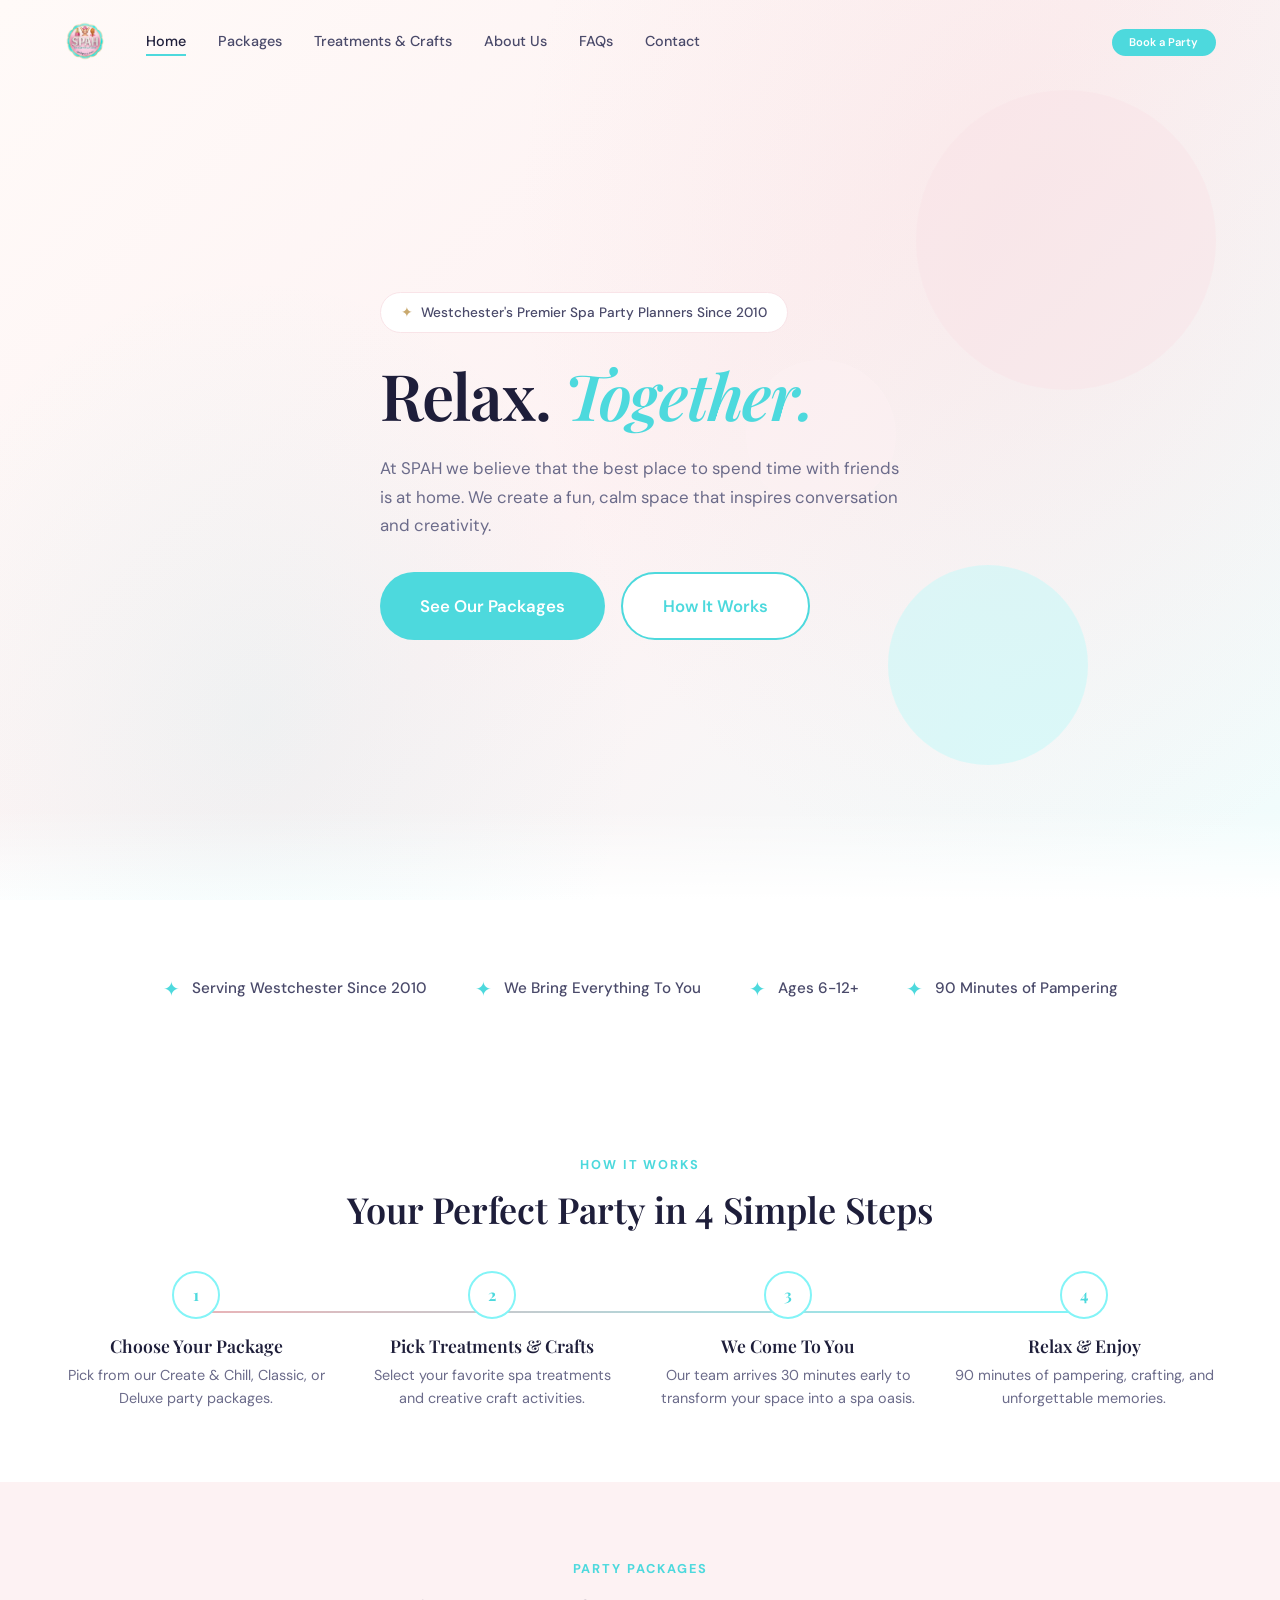
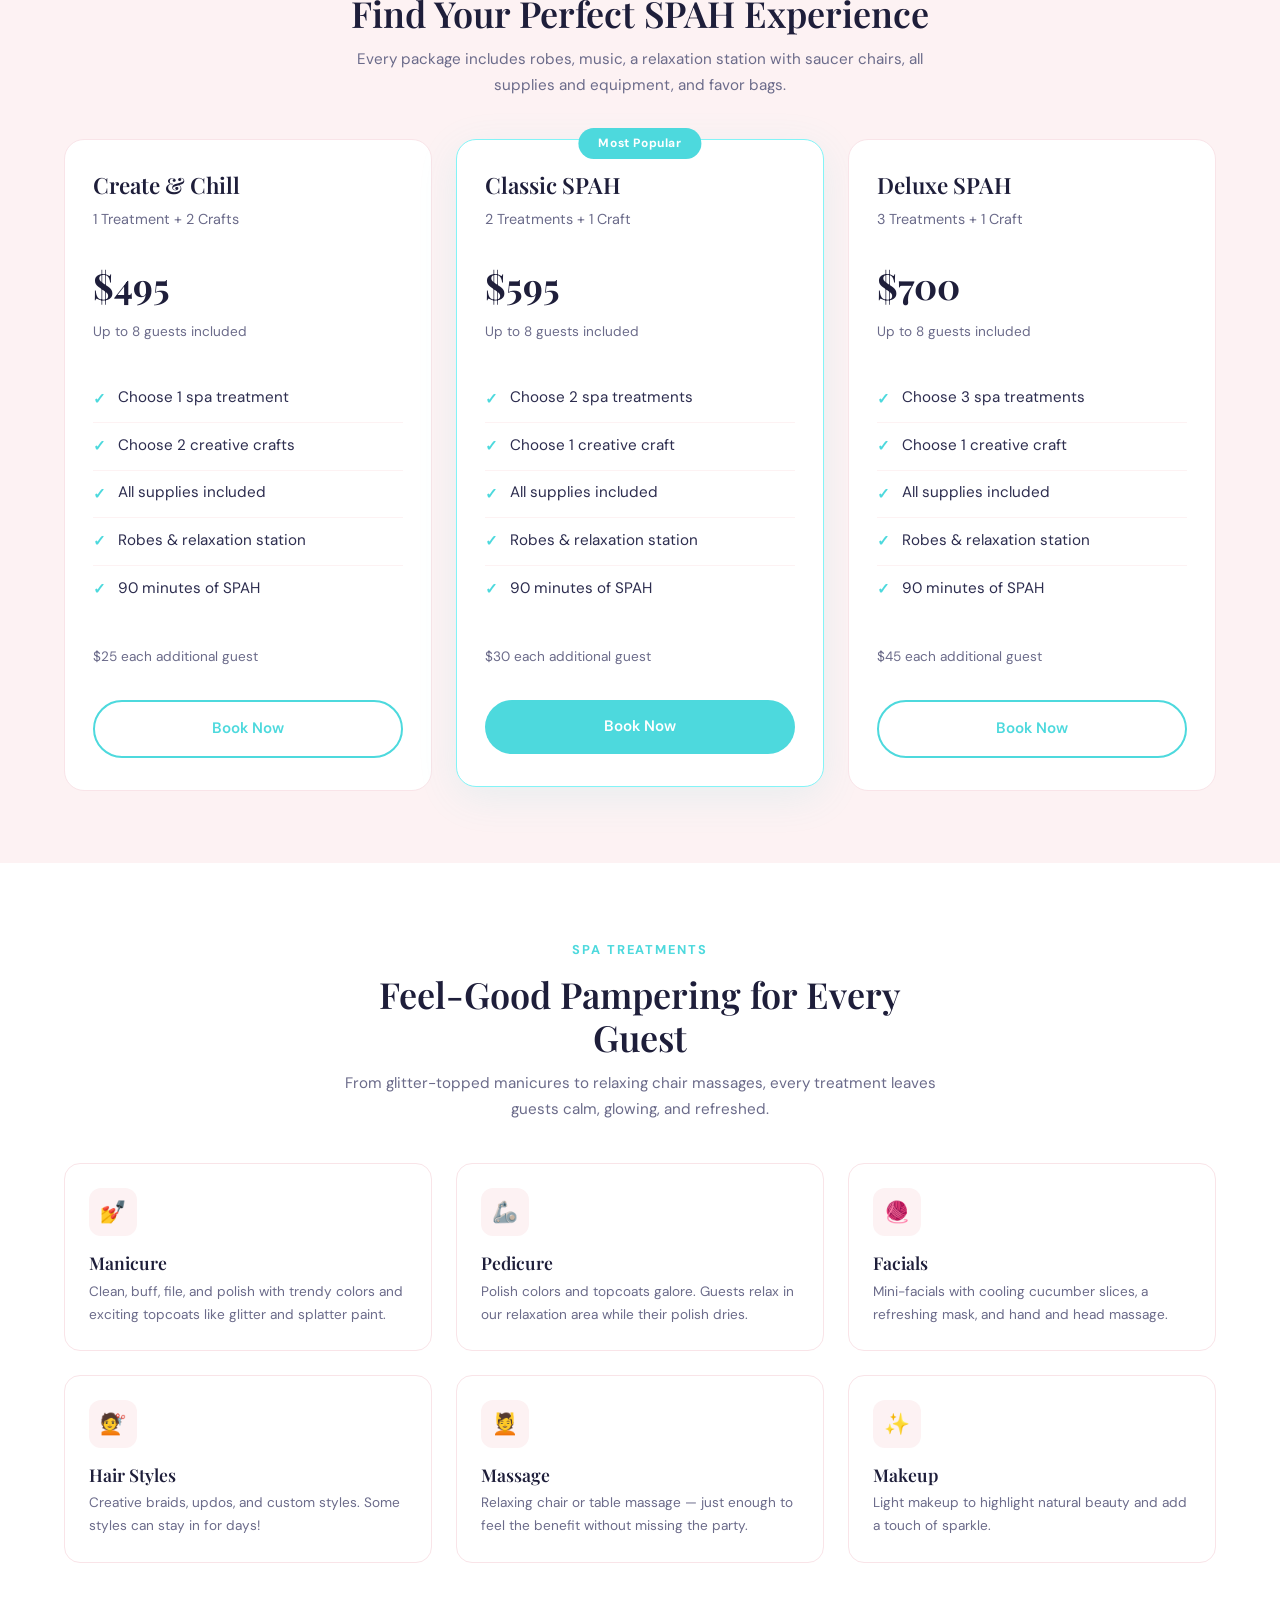
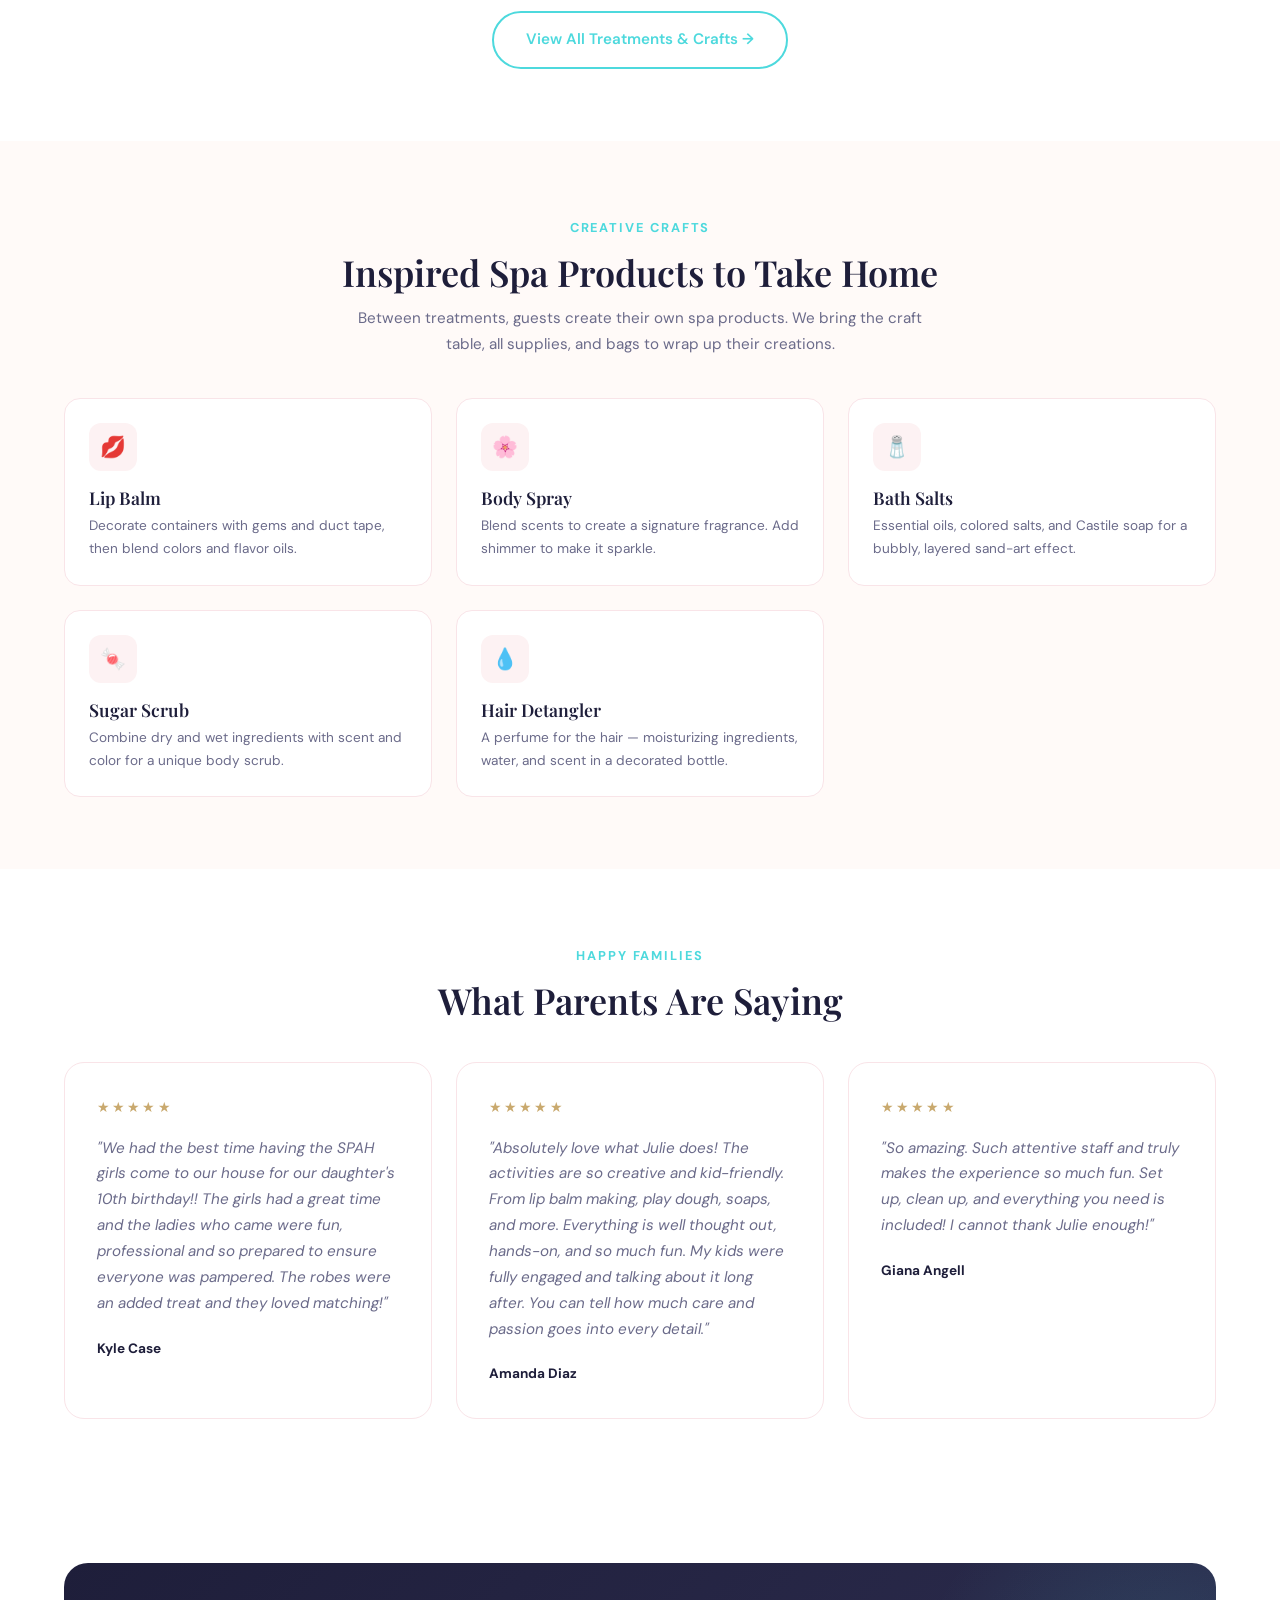
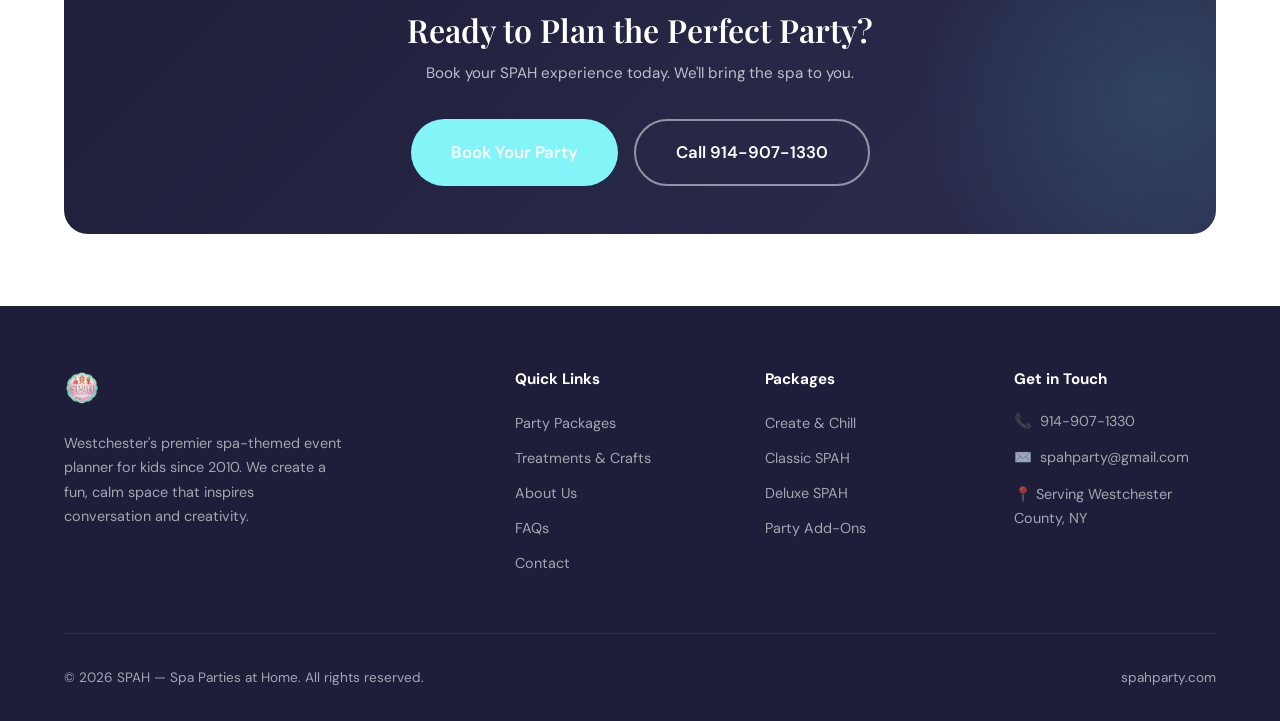
<file: index.html>
<!DOCTYPE html>
<html lang="en">
<head>
  <meta charset="UTF-8">
  <meta name="viewport" content="width=device-width, initial-scale=1.0">
  <meta name="description" content="SPAH — Westchester's premier kids' spa party planner since 2010. We bring treatments, crafts, and 90 minutes of pampering fun right to your home.">
  <meta property="og:title" content="SPAH - Spa Parties at Home | Westchester's Premier Spa Party Planners">
  <meta property="og:description" content="We create a fun, calm space that inspires conversation and creativity. Spa treatments, creative crafts, and unforgettable memories for ages 6-12+.">
  <meta property="og:type" content="website">
  <meta property="og:url" content="https://spahparty.com">
  <link rel="canonical" href="https://www.spahparty.com/">
  <title>SPAH — Spa Parties at Home | Westchester's Premier Spa Party Planners</title>

  <!-- Google Fonts -->
  <link rel="preconnect" href="https://fonts.googleapis.com">
  <link rel="preconnect" href="https://fonts.gstatic.com" crossorigin>
  <link href="https://fonts.googleapis.com/css2?family=DM+Sans:wght@400;500;600;700&family=Playfair+Display:ital,wght@0,400;0,600;0,700;1,400;1,600;1,700&display=swap" rel="stylesheet">

  <!-- Styles -->
  <link rel="stylesheet" href="css/style.css">

  <script type="application/ld+json">
  {
    "@context": "https://schema.org",
    "@type": "LocalBusiness",
    "name": "SPAH — Spa Parties at Home",
    "description": "Westchester's premier spa-themed event planner for kids since 2010. Mobile spa parties with treatments, crafts, and pampering fun.",
    "url": "https://www.spahparty.com",
    "telephone": "+1-914-907-1330",
    "email": "spahparty@gmail.com",
    "founder": {
      "@type": "Person",
      "name": "Julie Sullivan"
    },
    "foundingDate": "2010",
    "address": {
      "@type": "PostalAddress",
      "addressLocality": "Tuckahoe",
      "addressRegion": "NY",
      "addressCountry": "US"
    },
    "areaServed": {
      "@type": "AdministrativeArea",
      "name": "Westchester County, NY"
    },
    "priceRange": "$495-$700",
    "openingHours": "Mo-Su",
    "sameAs": [],
    "hasOfferCatalog": {
      "@type": "OfferCatalog",
      "name": "SPAH Party Packages",
      "itemListElement": [
        {
          "@type": "Offer",
          "name": "Create & Chill Party",
          "description": "1 spa treatment + 2 creative crafts for up to 8 guests. 90 minutes of SPAH.",
          "price": "495",
          "priceCurrency": "USD"
        },
        {
          "@type": "Offer",
          "name": "Classic SPAH Party",
          "description": "2 spa treatments + 1 creative craft for up to 8 guests. 90 minutes of SPAH.",
          "price": "595",
          "priceCurrency": "USD"
        },
        {
          "@type": "Offer",
          "name": "Deluxe SPAH Party",
          "description": "3 spa treatments + 1 creative craft for up to 8 guests. 90 minutes of SPAH.",
          "price": "700",
          "priceCurrency": "USD"
        }
      ]
    }
  }
  </script>
</head>
<body>

  <!-- ============================================
       Navigation
       ============================================ -->
  <nav class="navbar">
    <div class="container">
      <a href="index.html" class="nav-logo"><img src="images/logo.webp" alt="SPAH - Spa Parties at Home"></a>
      <ul class="nav-links">
        <li><a href="index.html" class="active">Home</a></li>
        <li><a href="packages.html">Packages</a></li>
        <li><a href="treatments.html">Treatments & Crafts</a></li>
        <li><a href="about.html">About Us</a></li>
        <li><a href="faq.html">FAQs</a></li>
        <li><a href="contact.html">Contact</a></li>
        <li><a href="contact.html" class="nav-cta">Book a Party</a></li>
      </ul>
      <button class="hamburger" aria-label="Toggle menu">
        <span></span><span></span><span></span>
      </button>
    </div>
  </nav>
  <div class="nav-overlay"></div>

  <main>

    <!-- ============================================
         1. Hero Section
         ============================================ -->
    <section class="hero">
      <div class="container">
        <div class="hero-content">
          <div class="hero-badge">Westchester's Premier Spa Party Planners Since 2010</div>
          <h1>Relax. <em>Together.</em></h1>
          <p>At SPAH we believe that the best place to spend time with friends is at home. We create a fun, calm space that inspires conversation and creativity.</p>
          <div class="hero-buttons">
            <a href="packages.html" class="btn btn-primary btn-lg">See Our Packages</a>
            <a href="#how-it-works" class="btn btn-secondary btn-lg">How It Works</a>
          </div>
        </div>
      </div>
      <div class="float-element float-1"></div>
      <div class="float-element float-2"></div>
      <div class="float-element float-3"></div>
      <div class="hero-fade"></div>
    </section>

    <!-- ============================================
         2. Trust Bar
         ============================================ -->
    <section class="section-sm">
      <div class="container">
        <div class="trust-bar stagger-children">
          <div class="trust-item">
            <span class="trust-icon">&#10022;</span> Serving Westchester Since 2010
          </div>
          <div class="trust-item">
            <span class="trust-icon">&#10022;</span> We Bring Everything To You
          </div>
          <div class="trust-item">
            <span class="trust-icon">&#10022;</span> Ages 6-12+
          </div>
          <div class="trust-item">
            <span class="trust-icon">&#10022;</span> 90 Minutes of Pampering
          </div>
        </div>
      </div>
    </section>

    <!-- ============================================
         3. How It Works
         ============================================ -->
    <section class="section reveal" id="how-it-works">
      <div class="container">
        <div class="section-header">
          <span class="section-label">HOW IT WORKS</span>
          <h2>Your Perfect Party in 4 Simple Steps</h2>
        </div>
        <div class="steps-grid stagger-children">
          <div class="step-card">
            <div class="step-number">1</div>
            <h3>Choose Your Package</h3>
            <p>Pick from our Create & Chill, Classic, or Deluxe party packages.</p>
          </div>
          <div class="step-card">
            <div class="step-number">2</div>
            <h3>Pick Treatments & Crafts</h3>
            <p>Select your favorite spa treatments and creative craft activities.</p>
          </div>
          <div class="step-card">
            <div class="step-number">3</div>
            <h3>We Come To You</h3>
            <p>Our team arrives 30 minutes early to transform your space into a spa oasis.</p>
          </div>
          <div class="step-card">
            <div class="step-number">4</div>
            <h3>Relax & Enjoy</h3>
            <p>90 minutes of pampering, crafting, and unforgettable memories.</p>
          </div>
        </div>
      </div>
    </section>

    <!-- ============================================
         4. Packages Overview
         ============================================ -->
    <section class="section bg-rose reveal">
      <div class="container">
        <div class="section-header">
          <span class="section-label">PARTY PACKAGES</span>
          <h2>Find Your Perfect SPAH Experience</h2>
          <p>Every package includes robes, music, a relaxation station with saucer chairs, all supplies and equipment, and favor bags.</p>
        </div>
        <div class="packages-grid stagger-children">

          <!-- Create & Chill -->
          <div class="package-card">
            <h3>Create & Chill</h3>
            <p class="package-desc">1 Treatment + 2 Crafts</p>
            <div class="package-price">$495</div>
            <p class="package-price-note">Up to 8 guests included</p>
            <ul class="package-features">
              <li>Choose 1 spa treatment</li>
              <li>Choose 2 creative crafts</li>
              <li>All supplies included</li>
              <li>Robes & relaxation station</li>
              <li>90 minutes of SPAH</li>
            </ul>
            <p class="package-price-note">$25 each additional guest</p>
            <a href="contact.html" class="btn btn-secondary">Book Now</a>
          </div>

          <!-- Classic SPAH (Featured) -->
          <div class="package-card featured">
            <div class="package-badge">Most Popular</div>
            <h3>Classic SPAH</h3>
            <p class="package-desc">2 Treatments + 1 Craft</p>
            <div class="package-price">$595</div>
            <p class="package-price-note">Up to 8 guests included</p>
            <ul class="package-features">
              <li>Choose 2 spa treatments</li>
              <li>Choose 1 creative craft</li>
              <li>All supplies included</li>
              <li>Robes & relaxation station</li>
              <li>90 minutes of SPAH</li>
            </ul>
            <p class="package-price-note">$30 each additional guest</p>
            <a href="contact.html" class="btn btn-primary">Book Now</a>
          </div>

          <!-- Deluxe SPAH -->
          <div class="package-card">
            <h3>Deluxe SPAH</h3>
            <p class="package-desc">3 Treatments + 1 Craft</p>
            <div class="package-price">$700</div>
            <p class="package-price-note">Up to 8 guests included</p>
            <ul class="package-features">
              <li>Choose 3 spa treatments</li>
              <li>Choose 1 creative craft</li>
              <li>All supplies included</li>
              <li>Robes & relaxation station</li>
              <li>90 minutes of SPAH</li>
            </ul>
            <p class="package-price-note">$45 each additional guest</p>
            <a href="contact.html" class="btn btn-secondary">Book Now</a>
          </div>

        </div>
      </div>
    </section>

    <!-- ============================================
         5. Treatments Preview
         ============================================ -->
    <section class="section reveal">
      <div class="container">
        <div class="section-header">
          <span class="section-label">SPA TREATMENTS</span>
          <h2>Feel-Good Pampering for Every Guest</h2>
          <p>From glitter-topped manicures to relaxing chair massages, every treatment leaves guests calm, glowing, and refreshed.</p>
        </div>
        <div class="treatments-grid stagger-children">
          <div class="treatment-card">
            <div class="treatment-icon">&#128133;</div>
            <h3>Manicure</h3>
            <p>Clean, buff, file, and polish with trendy colors and exciting topcoats like glitter and splatter paint.</p>
          </div>
          <div class="treatment-card">
            <div class="treatment-icon">&#129470;</div>
            <h3>Pedicure</h3>
            <p>Polish colors and topcoats galore. Guests relax in our relaxation area while their polish dries.</p>
          </div>
          <div class="treatment-card">
            <div class="treatment-icon">&#129526;</div>
            <h3>Facials</h3>
            <p>Mini-facials with cooling cucumber slices, a refreshing mask, and hand and head massage.</p>
          </div>
          <div class="treatment-card">
            <div class="treatment-icon">&#128135;</div>
            <h3>Hair Styles</h3>
            <p>Creative braids, updos, and custom styles. Some styles can stay in for days!</p>
          </div>
          <div class="treatment-card">
            <div class="treatment-icon">&#128134;</div>
            <h3>Massage</h3>
            <p>Relaxing chair or table massage — just enough to feel the benefit without missing the party.</p>
          </div>
          <div class="treatment-card">
            <div class="treatment-icon">&#10024;</div>
            <h3>Makeup</h3>
            <p>Light makeup to highlight natural beauty and add a touch of sparkle.</p>
          </div>
        </div>
        <div class="text-center" style="margin-top: 3rem;">
          <a href="treatments.html" class="btn btn-secondary">View All Treatments & Crafts &rarr;</a>
        </div>
      </div>
    </section>

    <!-- ============================================
         6. Crafts Preview
         ============================================ -->
    <section class="section bg-cream reveal">
      <div class="container">
        <div class="section-header">
          <span class="section-label">CREATIVE CRAFTS</span>
          <h2>Inspired Spa Products to Take Home</h2>
          <p>Between treatments, guests create their own spa products. We bring the craft table, all supplies, and bags to wrap up their creations.</p>
        </div>
        <div class="treatments-grid stagger-children">
          <div class="treatment-card">
            <div class="treatment-icon">&#128139;</div>
            <h3>Lip Balm</h3>
            <p>Decorate containers with gems and duct tape, then blend colors and flavor oils.</p>
          </div>
          <div class="treatment-card">
            <div class="treatment-icon">&#127800;</div>
            <h3>Body Spray</h3>
            <p>Blend scents to create a signature fragrance. Add shimmer to make it sparkle.</p>
          </div>
          <div class="treatment-card">
            <div class="treatment-icon">&#129474;</div>
            <h3>Bath Salts</h3>
            <p>Essential oils, colored salts, and Castile soap for a bubbly, layered sand-art effect.</p>
          </div>
          <div class="treatment-card">
            <div class="treatment-icon">&#127852;</div>
            <h3>Sugar Scrub</h3>
            <p>Combine dry and wet ingredients with scent and color for a unique body scrub.</p>
          </div>
          <div class="treatment-card">
            <div class="treatment-icon">&#128167;</div>
            <h3>Hair Detangler</h3>
            <p>A perfume for the hair — moisturizing ingredients, water, and scent in a decorated bottle.</p>
          </div>
        </div>
      </div>
    </section>

    <!-- ============================================
         7. Testimonials
         ============================================ -->
    <section class="section reveal">
      <div class="container">
        <div class="section-header">
          <span class="section-label">HAPPY FAMILIES</span>
          <h2>What Parents Are Saying</h2>
        </div>
        <div class="testimonials-grid stagger-children">
          <div class="testimonial-card">
            <div class="testimonial-stars">&#9733;&#9733;&#9733;&#9733;&#9733;</div>
            <blockquote>"We had the best time having the SPAH girls come to our house for our daughter's 10th birthday!! The girls had a great time and the ladies who came were fun, professional and so prepared to ensure everyone was pampered. The robes were an added treat and they loved matching!"</blockquote>
            <div class="testimonial-author">Kyle Case</div>
          </div>
          <div class="testimonial-card">
            <div class="testimonial-stars">&#9733;&#9733;&#9733;&#9733;&#9733;</div>
            <blockquote>"Absolutely love what Julie does! The activities are so creative and kid-friendly. From lip balm making, play dough, soaps, and more. Everything is well thought out, hands-on, and so much fun. My kids were fully engaged and talking about it long after. You can tell how much care and passion goes into every detail."</blockquote>
            <div class="testimonial-author">Amanda Diaz</div>
          </div>
          <div class="testimonial-card">
            <div class="testimonial-stars">&#9733;&#9733;&#9733;&#9733;&#9733;</div>
            <blockquote>"So amazing. Such attentive staff and truly makes the experience so much fun. Set up, clean up, and everything you need is included! I cannot thank Julie enough!"</blockquote>
            <div class="testimonial-author">Giana Angell</div>
          </div>
        </div>
      </div>
    </section>

    <!-- ============================================
         8. CTA Banner
         ============================================ -->
    <section class="section reveal">
      <div class="container">
        <div class="cta-banner">
          <h2>Ready to Plan the Perfect Party?</h2>
          <p>Book your SPAH experience today. We'll bring the spa to you.</p>
          <div class="hero-buttons" style="justify-content: center;">
            <a href="contact.html" class="btn btn-primary btn-lg">Book Your Party</a>
            <a href="tel:9149071330" class="btn btn-outline-light btn-lg">Call 914-907-1330</a>
          </div>
        </div>
      </div>
    </section>

  </main>

  <!-- ============================================
       9. Footer
       ============================================ -->
  <footer class="footer">
    <div class="container">
      <div class="footer-grid">
        <div class="footer-brand">
          <a href="index.html" class="nav-logo"><img src="images/logo.webp" alt="SPAH" style="height:36px"></a>
          <p>Westchester's premier spa-themed event planner for kids since 2010. We create a fun, calm space that inspires conversation and creativity.</p>
        </div>
        <div>
          <h4>Quick Links</h4>
          <ul class="footer-links">
            <li><a href="packages.html">Party Packages</a></li>
            <li><a href="treatments.html">Treatments & Crafts</a></li>
            <li><a href="about.html">About Us</a></li>
            <li><a href="faq.html">FAQs</a></li>
            <li><a href="contact.html">Contact</a></li>
          </ul>
        </div>
        <div>
          <h4>Packages</h4>
          <ul class="footer-links">
            <li><a href="packages.html">Create & Chill</a></li>
            <li><a href="packages.html">Classic SPAH</a></li>
            <li><a href="packages.html">Deluxe SPAH</a></li>
            <li><a href="packages.html">Party Add-Ons</a></li>
          </ul>
        </div>
        <div>
          <h4>Get in Touch</h4>
          <div class="footer-contact-item">📞 <a href="tel:9149071330">914-907-1330</a></div>
          <div class="footer-contact-item">✉️ <a href="mailto:spahparty@gmail.com">spahparty@gmail.com</a></div>
          <div class="footer-contact-item">📍 Serving Westchester County, NY</div>
        </div>
      </div>
      <div class="footer-bottom">
        <p>&copy; 2026 SPAH — Spa Parties at Home. All rights reserved.</p>
        <p>spahparty.com</p>
      </div>
    </div>
  </footer>

  <!-- Scripts -->
  <script src="js/main.js"></script>
</body>
</html>
</file>
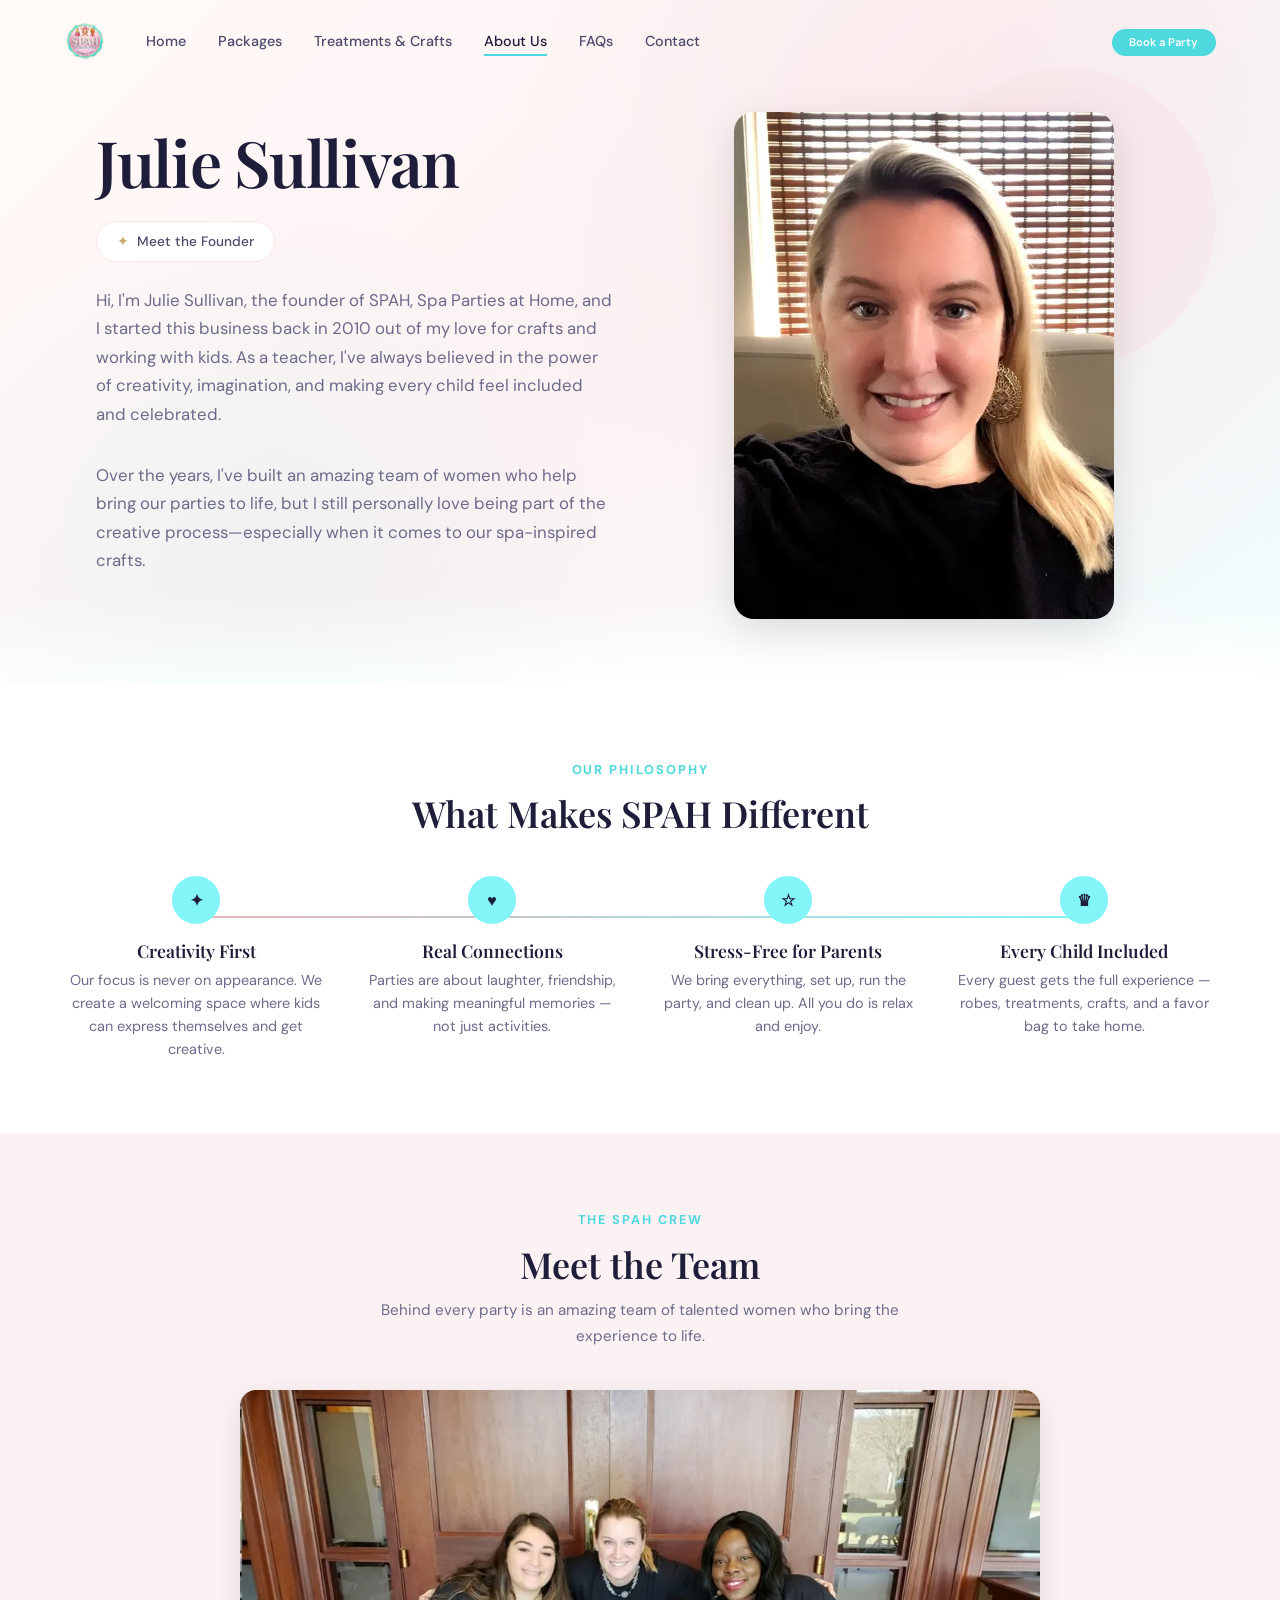
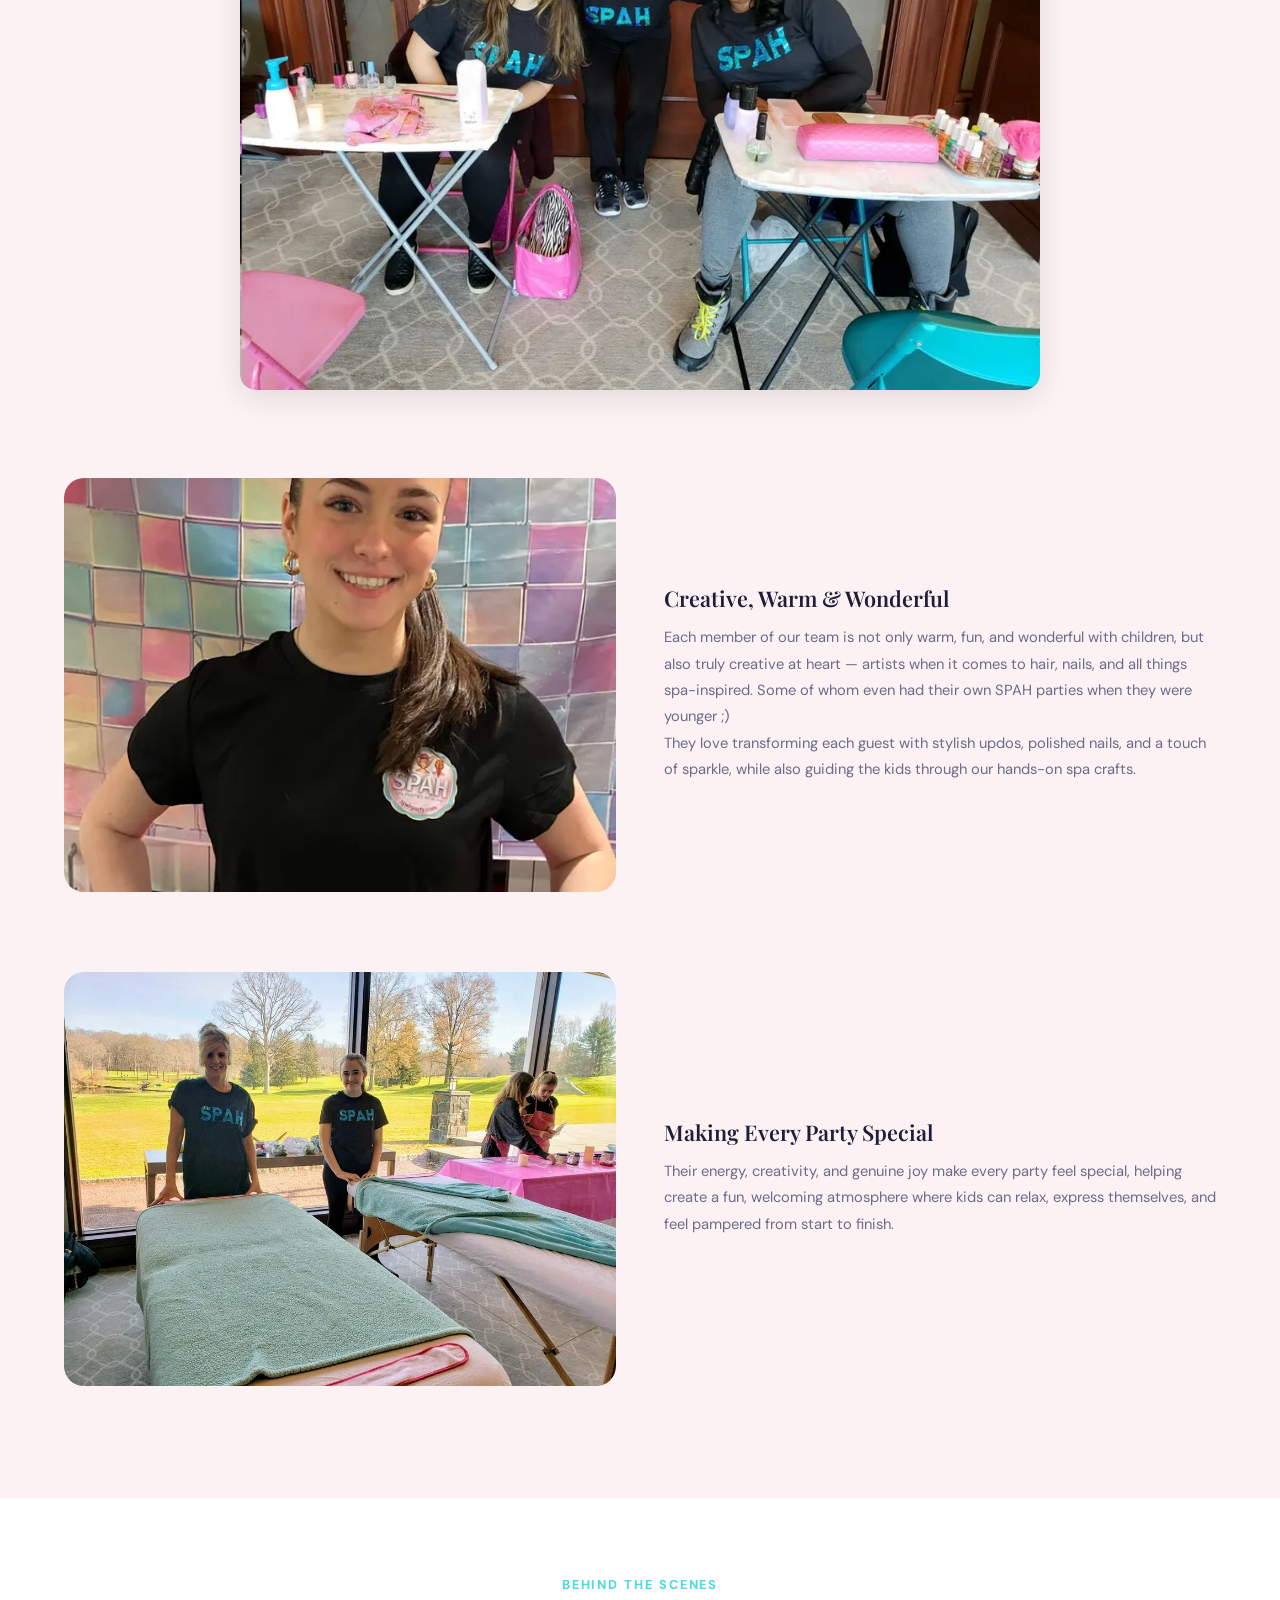
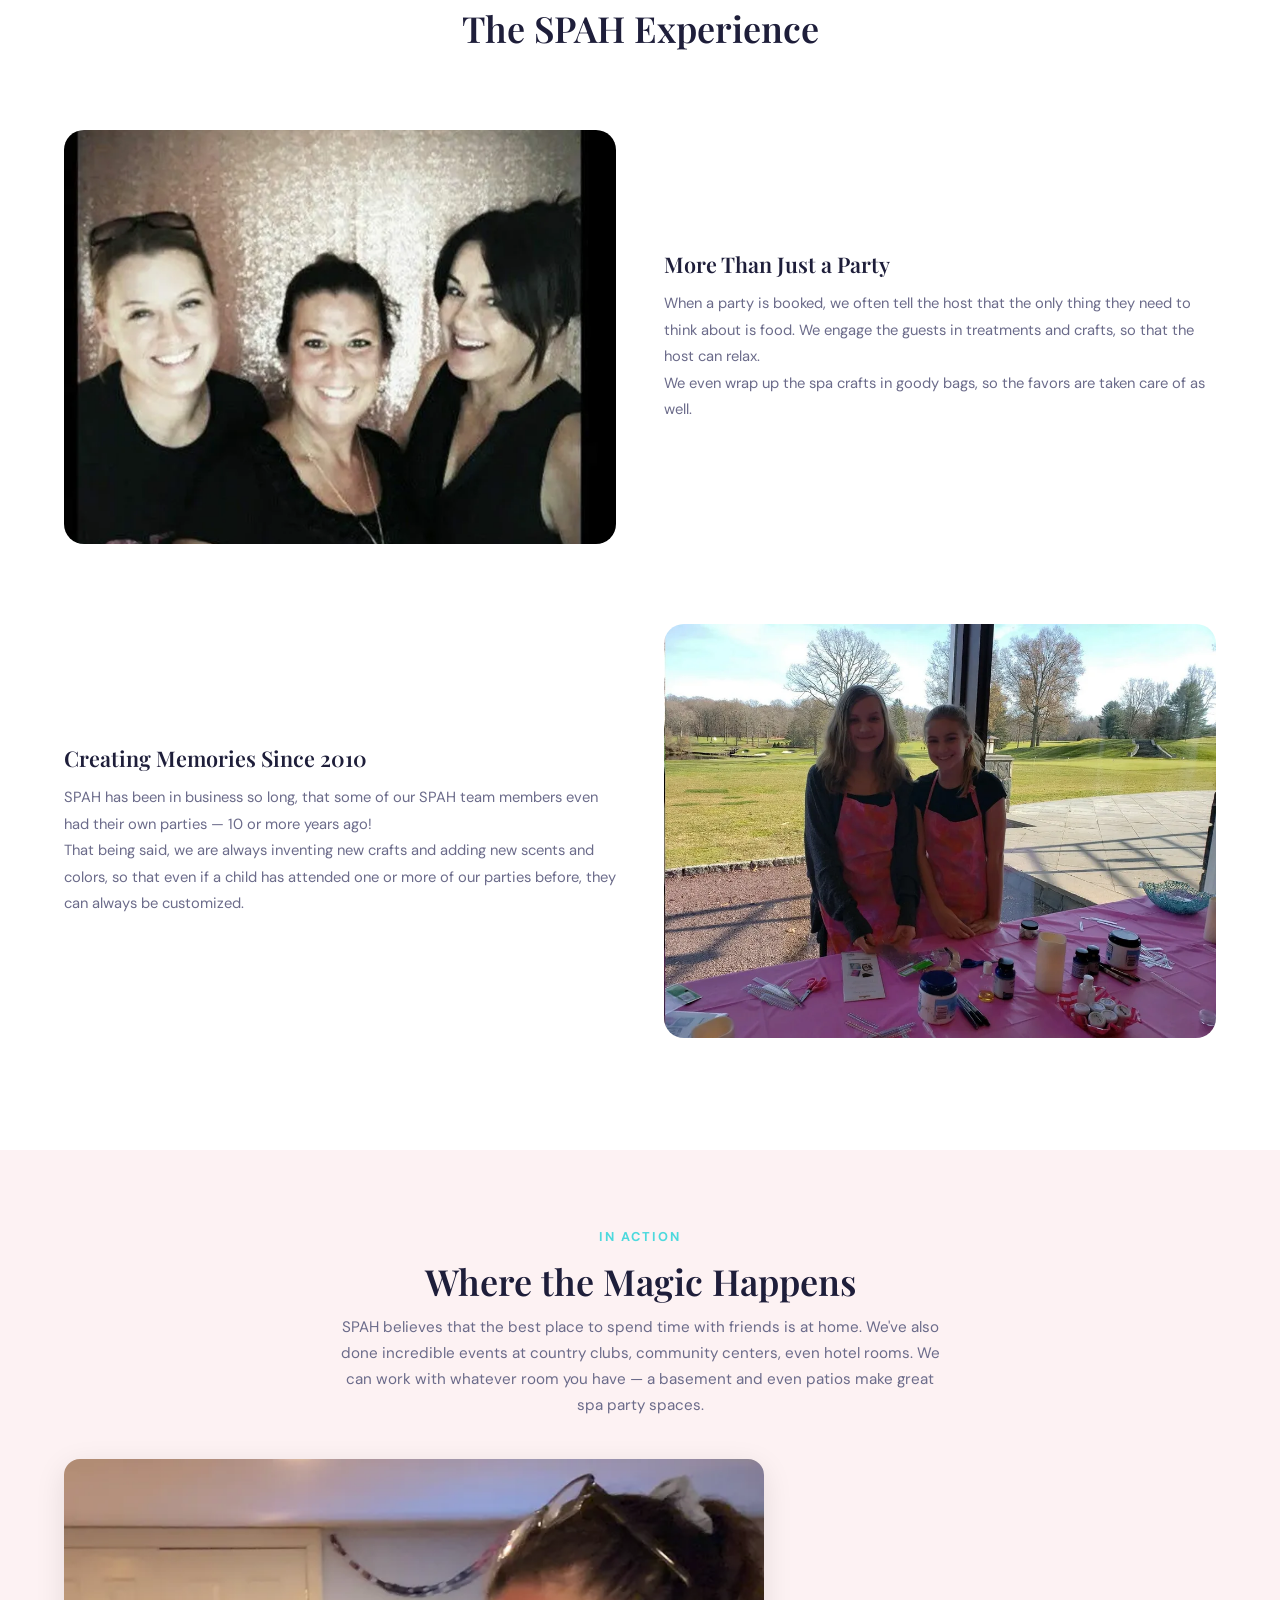
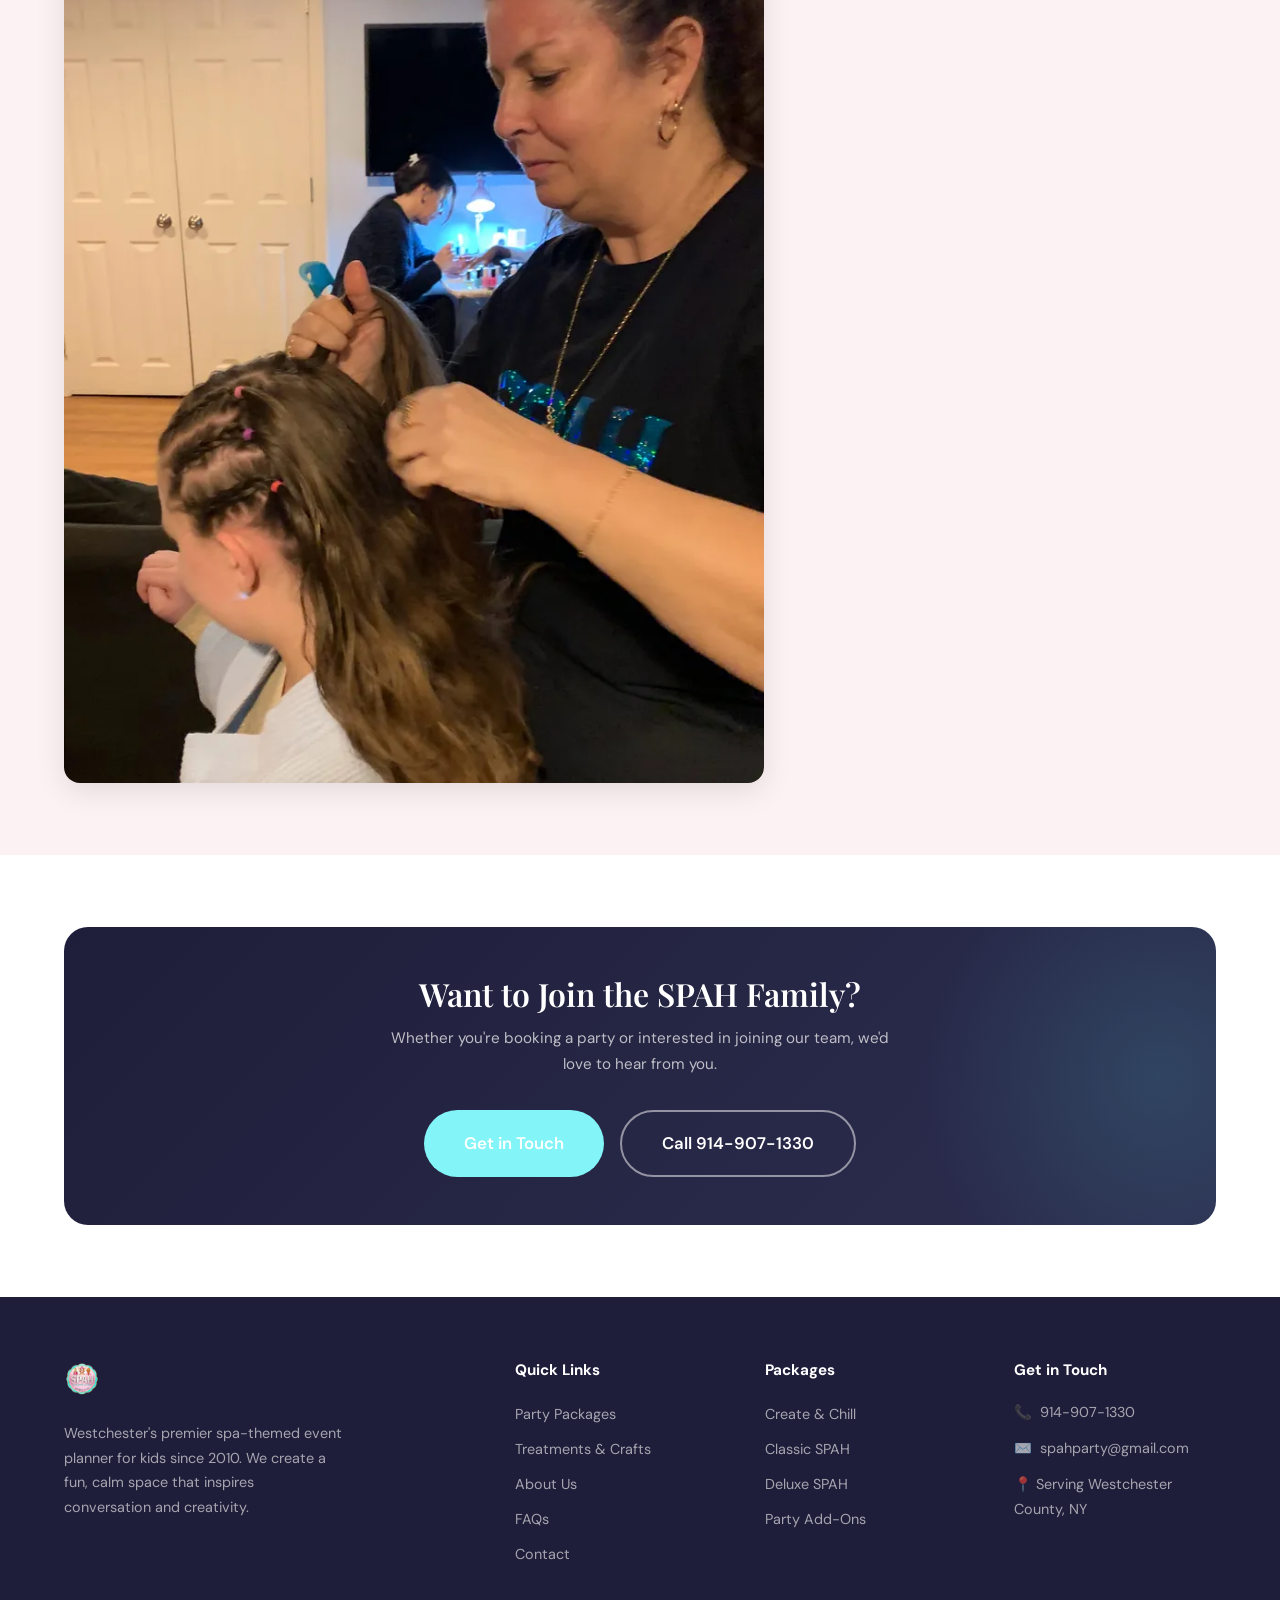
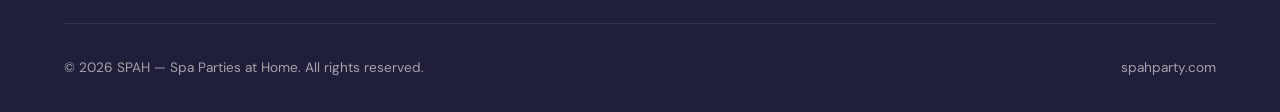
<file: about.html>
<!DOCTYPE html>
<html lang="en">
<head>
  <meta charset="UTF-8">
  <meta name="viewport" content="width=device-width, initial-scale=1.0">
  <meta name="description" content="Meet Julie Sullivan and the SPAH team — Westchester's favorite kids' spa party planners since 2010. Our story, our passion, our crew.">
  <meta property="og:title" content="About Us | SPAH - Spa Parties at Home">
  <meta property="og:description" content="Meet the team behind Westchester's favorite kids' spa parties.">
  <meta property="og:type" content="website">
  <link rel="canonical" href="https://www.spahparty.com/about.html">
  <title>About Us | SPAH — Spa Parties at Home</title>

  <!-- Google Fonts -->
  <link rel="preconnect" href="https://fonts.googleapis.com">
  <link rel="preconnect" href="https://fonts.gstatic.com" crossorigin>
  <link href="https://fonts.googleapis.com/css2?family=DM+Sans:wght@400;500;600;700&family=Playfair+Display:ital,wght@0,400;0,600;0,700;1,400;1,600;1,700&display=swap" rel="stylesheet">

  <!-- Styles -->
  <link rel="stylesheet" href="css/style.css">
</head>
<body>

  <!-- Navigation -->
  <nav class="navbar scrolled">
    <div class="container">
      <a href="index.html" class="nav-logo"><img src="images/logo.webp" alt="SPAH - Spa Parties at Home"></a>
      <ul class="nav-links">
        <li><a href="index.html">Home</a></li>
        <li><a href="packages.html">Packages</a></li>
        <li><a href="treatments.html">Treatments & Crafts</a></li>
        <li><a href="about.html" class="active">About Us</a></li>
        <li><a href="faq.html">FAQs</a></li>
        <li><a href="contact.html">Contact</a></li>
        <li><a href="contact.html" class="nav-cta">Book a Party</a></li>
      </ul>
      <button class="hamburger" aria-label="Toggle menu">
        <span></span><span></span><span></span>
      </button>
    </div>
  </nav>
  <div class="nav-overlay"></div>

  <main>

    <!-- Hero — Founder Intro (homepage-style with gradient + floats) -->
    <section class="hero" style="min-height: auto; padding-top: 7rem; padding-bottom: 4rem;">
      <div class="container">
        <div class="about-hero-grid">
          <div class="hero-content" style="max-width: 100%;">
            <h1>Julie Sullivan</h1>
            <div class="hero-badge">Meet the Founder</div>
            <div class="about-hero-photo about-photo-mobile">
              <img src="images/julie-headshot.webp" alt="Julie Sullivan, founder of SPAH - Spa Parties at Home">
            </div>
            <p>Hi, I'm Julie Sullivan, the founder of SPAH, Spa Parties at Home, and I started this business back in 2010 out of my love for crafts and working with kids. As a teacher, I've always believed in the power of creativity, imagination, and making every child feel included and celebrated.</p>
            <p style="font-size: 1.05rem; color: var(--text-light); max-width: 520px; line-height: 1.7;">Over the years, I've built an amazing team of women who help bring our parties to life, but I still personally love being part of the creative process—especially when it comes to our spa-inspired crafts.</p>
          </div>
          <div class="about-hero-photo about-photo-desktop">
            <img src="images/julie-headshot.webp" alt="Julie Sullivan, founder of SPAH - Spa Parties at Home">
          </div>
        </div>
      </div>
      <div class="float-element float-1"></div>
      <div class="float-element float-2"></div>
      <div class="float-element float-3"></div>
      <div class="hero-fade"></div>
    </section>

    <!-- Philosophy — card grid like "How It Works" on homepage -->
    <section class="section reveal">
      <div class="container">
        <div class="section-header">
          <span class="section-label">OUR PHILOSOPHY</span>
          <h2>What Makes SPAH Different</h2>
        </div>
        <div class="steps-grid stagger-children">
          <div class="step-card">
            <div class="step-number" style="background: var(--teal-200); color: var(--navy);">&#10022;</div>
            <h3>Creativity First</h3>
            <p>Our focus is never on appearance. We create a welcoming space where kids can express themselves and get creative.</p>
          </div>
          <div class="step-card">
            <div class="step-number" style="background: var(--teal-200); color: var(--navy);">&#9829;</div>
            <h3>Real Connections</h3>
            <p>Parties are about laughter, friendship, and making meaningful memories — not just activities.</p>
          </div>
          <div class="step-card">
            <div class="step-number" style="background: var(--teal-200); color: var(--navy);">&#9734;</div>
            <h3>Stress-Free for Parents</h3>
            <p>We bring everything, set up, run the party, and clean up. All you do is relax and enjoy.</p>
          </div>
          <div class="step-card">
            <div class="step-number" style="background: var(--teal-200); color: var(--navy);">&#9819;</div>
            <h3>Every Child Included</h3>
            <p>Every guest gets the full experience — robes, treatments, crafts, and a favor bag to take home.</p>
          </div>
        </div>
      </div>
    </section>

    <!-- Team Section -->
    <section class="section bg-rose reveal">
      <div class="container">
        <div class="section-header">
          <span class="section-label">THE SPAH CREW</span>
          <h2>Meet the Team</h2>
          <p>Behind every party is an amazing team of talented women who bring the experience to life.</p>
        </div>

        <!-- Team group photo -->
        <div class="reveal" style="margin-bottom: 3rem;">
          <img src="images/team-group.webp" alt="The SPAH team ready to pamper at an event" style="width: 100%; max-width: 800px; margin: 0 auto; display: block; border-radius: 16px; box-shadow: 0 8px 30px rgba(0,0,0,0.1);" loading="lazy">
        </div>

        <div class="feature-row reveal">
          <div class="feature-image"><img src="images/team-member.webp" alt="SPAH team member" loading="lazy"></div>
          <div class="feature-content">
            <h3>Creative, Warm & Wonderful</h3>
            <p>Each member of our team is not only warm, fun, and wonderful with children, but also truly creative at heart — artists when it comes to hair, nails, and all things spa-inspired. Some of whom even had their own SPAH parties when they were younger ;)</p>
            <p>They love transforming each guest with stylish updos, polished nails, and a touch of sparkle, while also guiding the kids through our hands-on spa crafts.</p>
          </div>
        </div>

        <div class="feature-row reveal">
          <div class="feature-content">
            <h3>Making Every Party Special</h3>
            <p>Their energy, creativity, and genuine joy make every party feel special, helping create a fun, welcoming atmosphere where kids can relax, express themselves, and feel pampered from start to finish.</p>
          </div>
          <div class="feature-image"><img src="images/team-setup.webp" alt="SPAH team setting up spa stations" loading="lazy"></div>
        </div>
      </div>
    </section>

    <!-- Behind the Scenes -->
    <section class="section reveal">
      <div class="container">
        <div class="section-header">
          <span class="section-label">BEHIND THE SCENES</span>
          <h2>The SPAH Experience</h2>
        </div>

        <div class="feature-row reveal">
          <div class="feature-image"><img src="images/team-fun.webp" alt="The SPAH team together" loading="lazy"></div>
          <div class="feature-content">
            <h3>More Than Just a Party</h3>
            <p>When a party is booked, we often tell the host that the only thing they need to think about is food. We engage the guests in treatments and crafts, so that the host can relax.</p>
            <p>We even wrap up the spa crafts in goody bags, so the favors are taken care of as well.</p>
          </div>
        </div>

        <div class="feature-row reveal">
          <div class="feature-content">
            <h3>Creating Memories Since 2010</h3>
            <p>SPAH has been in business so long, that some of our SPAH team members even had their own parties — 10 or more years ago!</p>
            <p>That being said, we are always inventing new crafts and adding new scents and colors, so that even if a child has attended one or more of our parties before, they can always be customized.</p>
          </div>
          <div class="feature-image"><img src="images/team-helpers.webp" alt="Young helpers at a SPAH craft station" loading="lazy"></div>
        </div>
      </div>
    </section>

    <!-- Julie in action full-width -->
    <section class="section bg-rose reveal">
      <div class="container" style="text-align: center;">
        <div class="section-header">
          <span class="section-label">IN ACTION</span>
          <h2>Where the Magic Happens</h2>
          <p>SPAH believes that the best place to spend time with friends is at home. We've also done incredible events at country clubs, community centers, even hotel rooms. We can work with whatever room you have — a basement and even patios make great spa party spaces.</p>
        </div>
        <img src="images/julie-action.webp" alt="Julie at a SPAH party" style="width: 100%; max-width: 700px; border-radius: 16px; box-shadow: 0 8px 30px rgba(0,0,0,0.1);" loading="lazy">
      </div>
    </section>

    <!-- CTA Banner -->
    <section class="section reveal">
      <div class="container">
        <div class="cta-banner">
          <h2>Want to Join the SPAH Family?</h2>
          <p>Whether you're booking a party or interested in joining our team, we'd love to hear from you.</p>
          <div class="hero-buttons" style="justify-content: center;">
            <a href="contact.html" class="btn btn-primary btn-lg">Get in Touch</a>
            <a href="tel:9149071330" class="btn btn-outline-light btn-lg">Call 914-907-1330</a>
          </div>
        </div>
      </div>
    </section>

  </main>

  <!-- Footer -->
  <footer class="footer">
    <div class="container">
      <div class="footer-grid">
        <div class="footer-brand">
          <a href="index.html" class="nav-logo"><img src="images/logo.webp" alt="SPAH" style="height:36px"></a>
          <p>Westchester's premier spa-themed event planner for kids since 2010. We create a fun, calm space that inspires conversation and creativity.</p>
        </div>
        <div>
          <h4>Quick Links</h4>
          <ul class="footer-links">
            <li><a href="packages.html">Party Packages</a></li>
            <li><a href="treatments.html">Treatments & Crafts</a></li>
            <li><a href="about.html">About Us</a></li>
            <li><a href="faq.html">FAQs</a></li>
            <li><a href="contact.html">Contact</a></li>
          </ul>
        </div>
        <div>
          <h4>Packages</h4>
          <ul class="footer-links">
            <li><a href="packages.html">Create & Chill</a></li>
            <li><a href="packages.html">Classic SPAH</a></li>
            <li><a href="packages.html">Deluxe SPAH</a></li>
            <li><a href="packages.html">Party Add-Ons</a></li>
          </ul>
        </div>
        <div>
          <h4>Get in Touch</h4>
          <div class="footer-contact-item">📞 <a href="tel:9149071330">914-907-1330</a></div>
          <div class="footer-contact-item">✉️ <a href="mailto:spahparty@gmail.com">spahparty@gmail.com</a></div>
          <div class="footer-contact-item">📍 Serving Westchester County, NY</div>
        </div>
      </div>
      <div class="footer-bottom">
        <p>&copy; 2026 SPAH — Spa Parties at Home. All rights reserved.</p>
        <p>spahparty.com</p>
      </div>
    </div>
  </footer>

  <!-- Scripts -->
  <script src="js/main.js"></script>
</body>
</html>
</file>
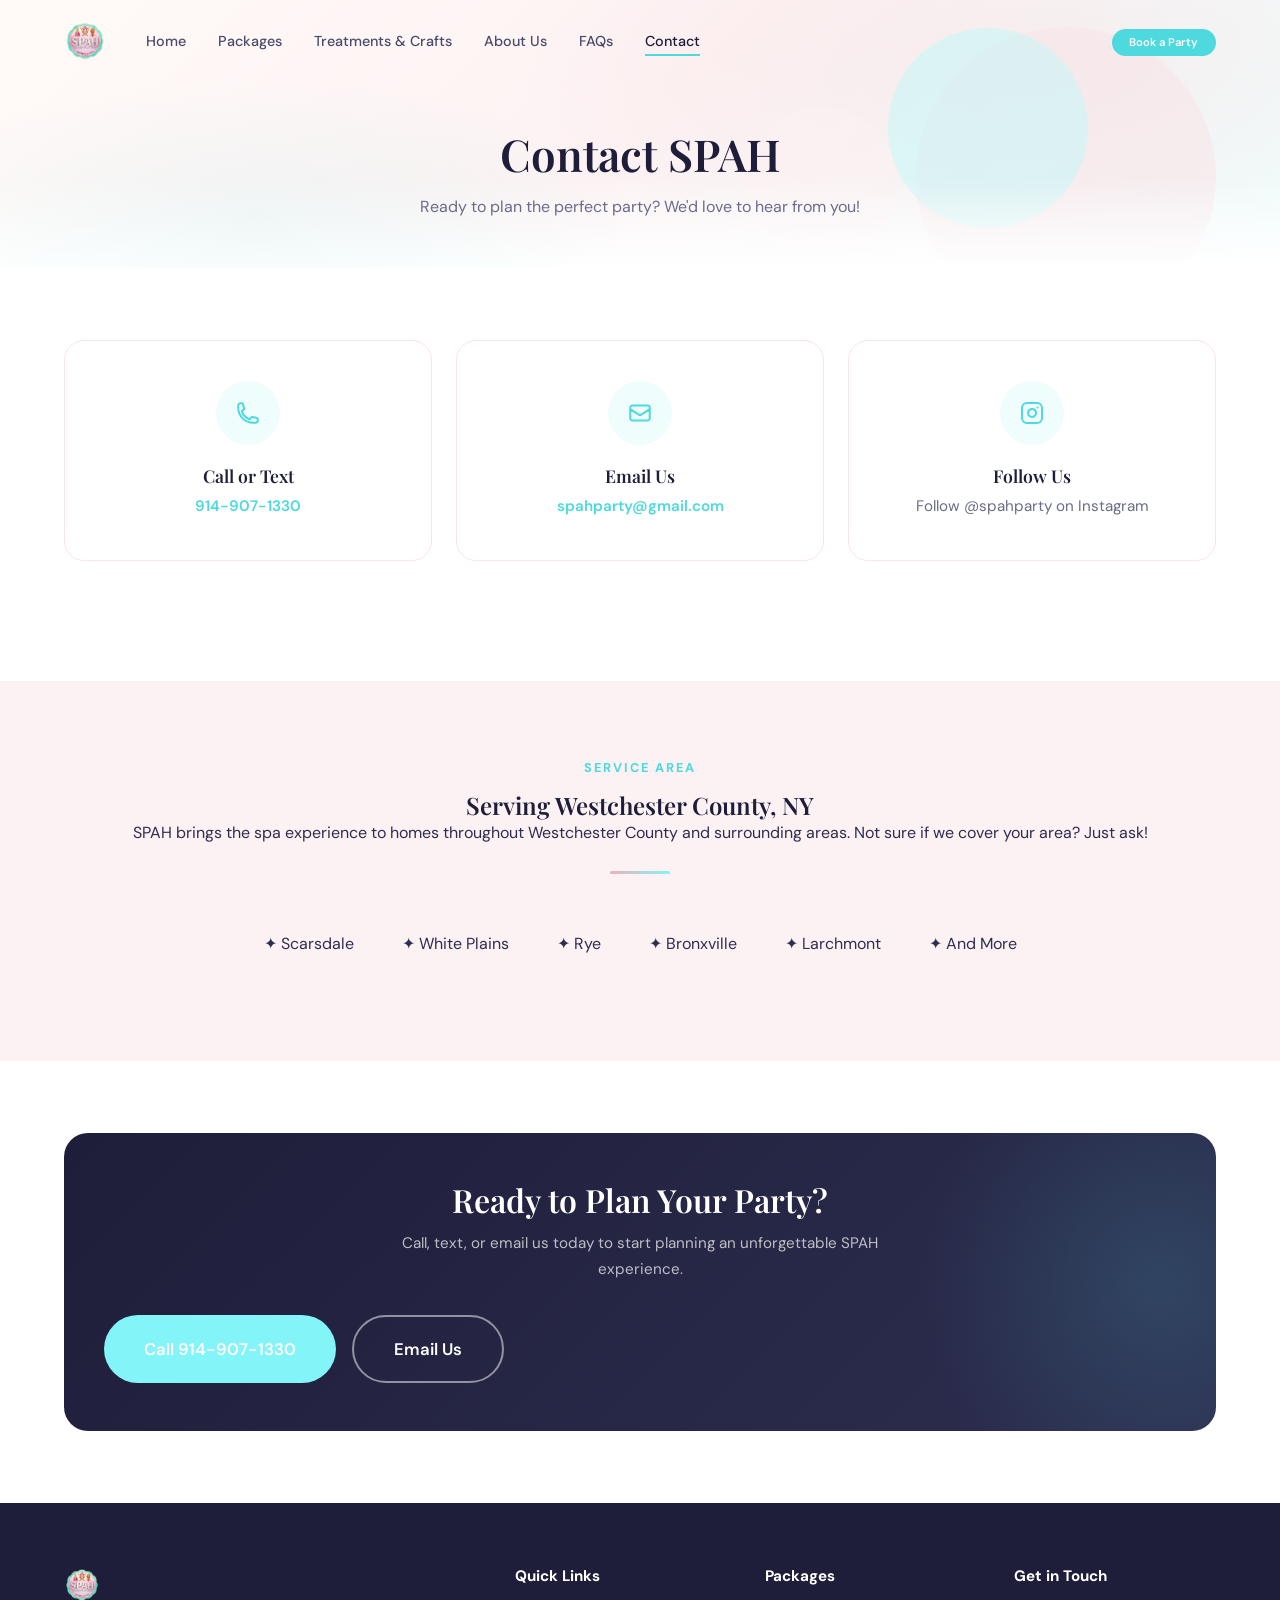
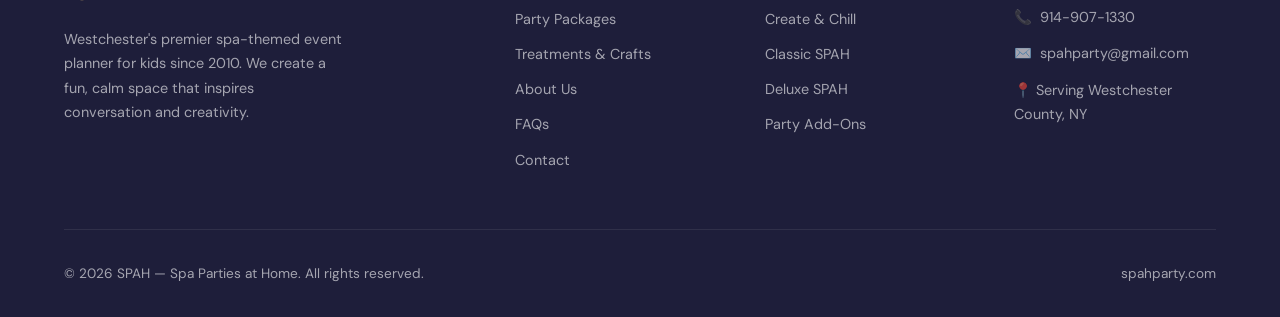
<file: contact.html>
<!DOCTYPE html>
<html lang="en">
<head>
  <meta charset="UTF-8">
  <meta name="viewport" content="width=device-width, initial-scale=1.0">
  <meta name="description" content="Contact SPAH — Spa Parties at Home. Call, text, or email us to book your kids' spa party in Westchester County, NY.">
  <meta property="og:title" content="Contact SPAH — Spa Parties at Home">
  <meta property="og:description" content="Book your kids' spa party in Westchester County, NY. Call, text, or email SPAH today.">
  <meta property="og:type" content="website">
  <meta property="og:url" content="https://www.spahparty.com/contact.html">
  <link rel="canonical" href="https://www.spahparty.com/contact.html">
  <title>Contact | SPAH — Spa Parties at Home</title>
  <link rel="preconnect" href="https://fonts.googleapis.com">
  <link rel="preconnect" href="https://fonts.gstatic.com" crossorigin>
  <link href="https://fonts.googleapis.com/css2?family=DM+Sans:ital,opsz,wght@0,9..40,400;0,9..40,500;0,9..40,600;0,9..40,700;1,9..40,400&family=Playfair+Display:ital,wght@0,400;0,600;0,700;1,400;1,600&display=swap" rel="stylesheet">
  <link rel="stylesheet" href="css/style.css">
</head>
<body>

  <!-- Navigation -->
  <nav class="navbar scrolled">
    <div class="container">
      <a href="index.html" class="nav-logo"><img src="images/logo.webp" alt="SPAH - Spa Parties at Home"></a>
      <ul class="nav-links">
        <li><a href="index.html">Home</a></li>
        <li><a href="packages.html">Packages</a></li>
        <li><a href="treatments.html">Treatments & Crafts</a></li>
        <li><a href="about.html">About Us</a></li>
        <li><a href="faq.html">FAQs</a></li>
        <li><a href="contact.html" class="active">Contact</a></li>
        <li><a href="contact.html" class="nav-cta">Book a Party</a></li>
      </ul>
      <button class="hamburger" aria-label="Toggle menu">
        <span></span><span></span><span></span>
      </button>
    </div>
  </nav>
  <div class="nav-overlay"></div>

  <main>

    <!-- Page Hero -->
    <section class="page-hero">
      <div class="container">
        <h1>Contact SPAH</h1>
        <p>Ready to plan the perfect party? We'd love to hear from you!</p>
      </div>
      <div class="float-element float-1"></div>
      <div class="float-element float-2"></div>
      <div class="float-element float-3"></div>
      <div class="hero-fade"></div>
    </section>

    <!-- Contact Cards -->
    <section class="section">
      <div class="container">
        <div class="contact-grid stagger-children">

          <div class="contact-card">
            <div class="contact-icon">
              <svg xmlns="http://www.w3.org/2000/svg" fill="none" viewBox="0 0 24 24" stroke-width="2" stroke="currentColor"><path stroke-linecap="round" stroke-linejoin="round" d="M2.25 6.75c0 8.284 6.716 15 15 15h2.25a2.25 2.25 0 002.25-2.25v-1.372c0-.516-.351-.966-.852-1.091l-4.423-1.106c-.44-.11-.902.055-1.173.417l-.97 1.293c-.282.376-.769.542-1.21.38a12.035 12.035 0 01-7.143-7.143c-.162-.441.004-.928.38-1.21l1.293-.97c.363-.271.527-.734.417-1.173L6.963 3.102a1.125 1.125 0 00-1.091-.852H4.5A2.25 2.25 0 002.25 4.5v2.25z"/></svg>
            </div>
            <h3>Call or Text</h3>
            <p><a href="tel:9149071330">914-907-1330</a></p>
          </div>

          <div class="contact-card">
            <div class="contact-icon">
              <svg xmlns="http://www.w3.org/2000/svg" fill="none" viewBox="0 0 24 24" stroke-width="2" stroke="currentColor"><path stroke-linecap="round" stroke-linejoin="round" d="M21.75 6.75v10.5a2.25 2.25 0 01-2.25 2.25h-15a2.25 2.25 0 01-2.25-2.25V6.75m19.5 0A2.25 2.25 0 0019.5 4.5h-15a2.25 2.25 0 00-2.25 2.25m19.5 0v.243a2.25 2.25 0 01-1.07 1.916l-7.5 4.615a2.25 2.25 0 01-2.36 0L3.32 8.91a2.25 2.25 0 01-1.07-1.916V6.75"/></svg>
            </div>
            <h3>Email Us</h3>
            <p><a href="mailto:spahparty@gmail.com">spahparty@gmail.com</a></p>
          </div>

          <div class="contact-card">
            <div class="contact-icon">
              <svg xmlns="http://www.w3.org/2000/svg" width="24" height="24" viewBox="0 0 24 24" fill="none" stroke="currentColor" stroke-width="2" stroke-linecap="round" stroke-linejoin="round"><rect x="2" y="2" width="20" height="20" rx="5" ry="5"></rect><path d="M16 11.37A4 4 0 1 1 12.63 8 4 4 0 0 1 16 11.37z"></path><line x1="17.5" y1="6.5" x2="17.51" y2="6.5"></line></svg>
            </div>
            <h3>Follow Us</h3>
            <p>Follow @spahparty on Instagram</p>
          </div>

        </div>
      </div>
    </section>

    <!-- Service Area -->
    <section class="bg-rose section reveal">
      <div class="container text-center">
        <span class="section-label">SERVICE AREA</span>
        <h2>Serving Westchester County, NY</h2>
        <p>SPAH brings the spa experience to homes throughout Westchester County and surrounding areas. Not sure if we cover your area? Just ask!</p>
        <div class="divider"></div>
        <div class="trust-bar">
          <span>✦ Scarsdale</span>
          <span>✦ White Plains</span>
          <span>✦ Rye</span>
          <span>✦ Bronxville</span>
          <span>✦ Larchmont</span>
          <span>✦ And More</span>
        </div>
      </div>
    </section>

    <!-- CTA Banner -->
    <section class="section">
      <div class="container">
        <div class="cta-banner reveal">
          <h2>Ready to Plan Your Party?</h2>
          <p>Call, text, or email us today to start planning an unforgettable SPAH experience.</p>
          <div class="hero-buttons">
            <a href="tel:9149071330" class="btn btn-primary btn-lg">Call 914-907-1330</a>
            <a href="mailto:spahparty@gmail.com" class="btn btn-outline-light btn-lg">Email Us</a>
          </div>
        </div>
      </div>
    </section>

  </main>

  <!-- Footer -->
  <footer class="footer">
    <div class="container">
      <div class="footer-grid">
        <div class="footer-brand">
          <a href="index.html" class="nav-logo"><img src="images/logo.webp" alt="SPAH" style="height:36px"></a>
          <p>Westchester's premier spa-themed event planner for kids since 2010. We create a fun, calm space that inspires conversation and creativity.</p>
        </div>
        <div>
          <h4>Quick Links</h4>
          <ul class="footer-links">
            <li><a href="packages.html">Party Packages</a></li>
            <li><a href="treatments.html">Treatments & Crafts</a></li>
            <li><a href="about.html">About Us</a></li>
            <li><a href="faq.html">FAQs</a></li>
            <li><a href="contact.html">Contact</a></li>
          </ul>
        </div>
        <div>
          <h4>Packages</h4>
          <ul class="footer-links">
            <li><a href="packages.html">Create & Chill</a></li>
            <li><a href="packages.html">Classic SPAH</a></li>
            <li><a href="packages.html">Deluxe SPAH</a></li>
            <li><a href="packages.html">Party Add-Ons</a></li>
          </ul>
        </div>
        <div>
          <h4>Get in Touch</h4>
          <div class="footer-contact-item">📞 <a href="tel:9149071330">914-907-1330</a></div>
          <div class="footer-contact-item">✉️ <a href="mailto:spahparty@gmail.com">spahparty@gmail.com</a></div>
          <div class="footer-contact-item">📍 Serving Westchester County, NY</div>
        </div>
      </div>
      <div class="footer-bottom">
        <p>&copy; 2026 SPAH — Spa Parties at Home. All rights reserved.</p>
        <p>spahparty.com</p>
      </div>
    </div>
  </footer>

  <script src="js/main.js"></script>
</body>
</html>
</file>
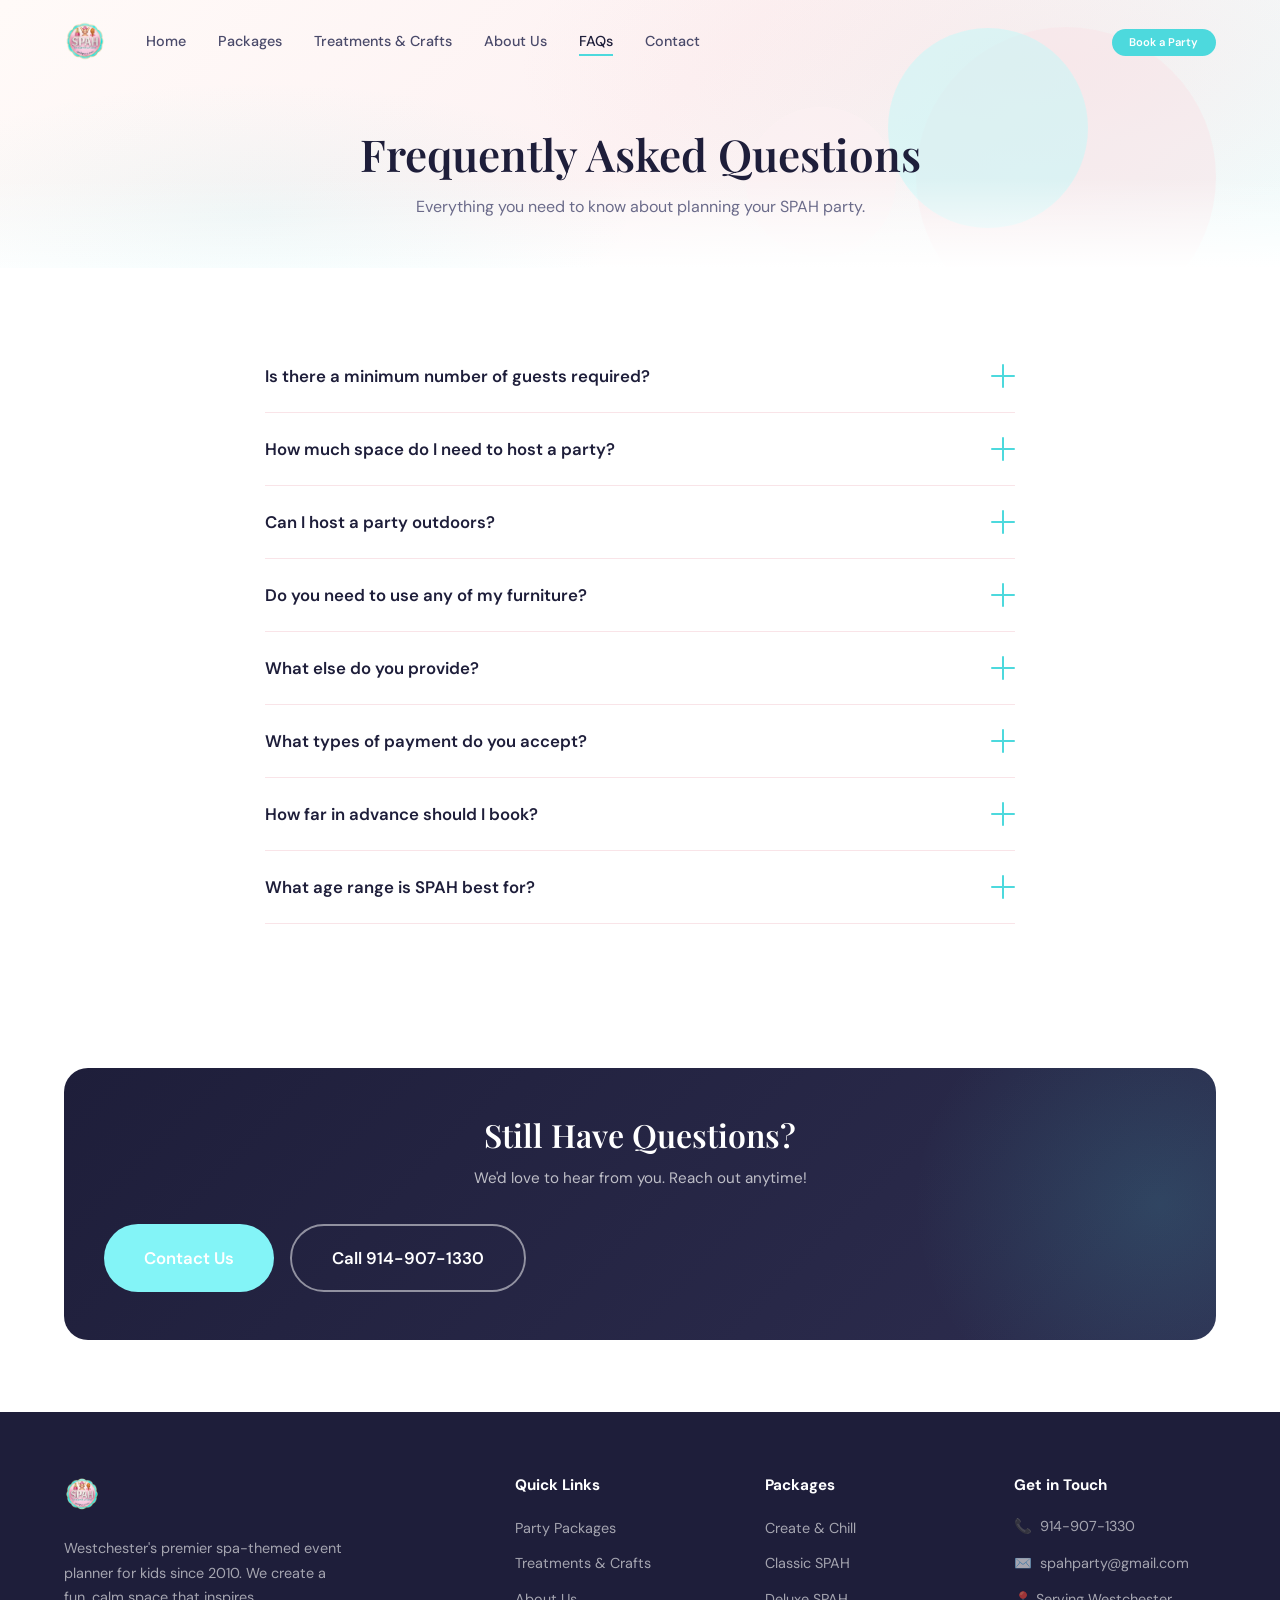
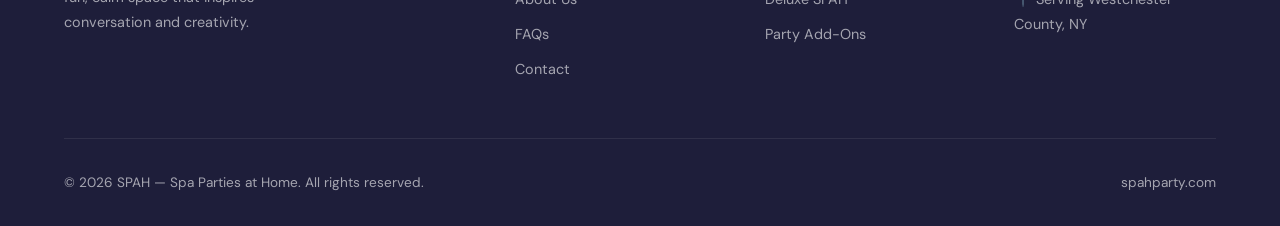
<file: faq.html>
<!DOCTYPE html>
<html lang="en">
<head>
  <meta charset="UTF-8">
  <meta name="viewport" content="width=device-width, initial-scale=1.0">
  <meta name="description" content="Frequently asked questions about SPAH — Spa Parties at Home. Learn about booking, party sizes, setup, payments, and more.">
  <meta property="og:title" content="FAQs | SPAH — Spa Parties at Home">
  <meta property="og:description" content="Everything you need to know about planning your SPAH party in Westchester County, NY.">
  <meta property="og:type" content="website">
  <meta property="og:url" content="https://www.spahparty.com/faq.html">
  <link rel="canonical" href="https://www.spahparty.com/faq.html">
  <title>FAQs | SPAH — Spa Parties at Home</title>
  <link rel="preconnect" href="https://fonts.googleapis.com">
  <link rel="preconnect" href="https://fonts.gstatic.com" crossorigin>
  <link href="https://fonts.googleapis.com/css2?family=DM+Sans:ital,opsz,wght@0,9..40,400;0,9..40,500;0,9..40,600;0,9..40,700;1,9..40,400&family=Playfair+Display:ital,wght@0,400;0,600;0,700;1,400;1,600&display=swap" rel="stylesheet">
  <link rel="stylesheet" href="css/style.css">
  <script type="application/ld+json">
  {
    "@context": "https://schema.org",
    "@type": "FAQPage",
    "mainEntity": [
      {
        "@type": "Question",
        "name": "Is there a minimum number of guests required?",
        "acceptedAnswer": {
          "@type": "Answer",
          "text": "SPAH party package pricing is based on up to eight guests, including the host. There is an additional charge for guests after the first eight. Our average party size is 8–12 guests. Special accommodations can be made for smaller groups."
        }
      },
      {
        "@type": "Question",
        "name": "How much space do I need to host a party?",
        "acceptedAnswer": {
          "@type": "Answer",
          "text": "We set up our stations in an average-size living room, basement playroom, or a combination of rooms. Facials are done on massage tables; however, hair and nail stations require less room."
        }
      },
      {
        "@type": "Question",
        "name": "Can I host a party outdoors?",
        "acceptedAnswer": {
          "@type": "Answer",
          "text": "Yes! We love doing parties in your yard, patio, or deck."
        }
      },
      {
        "@type": "Question",
        "name": "Do you need to use any of my furniture?",
        "acceptedAnswer": {
          "@type": "Answer",
          "text": "No, we bring all equipment and products necessary to do our treatments and crafts."
        }
      },
      {
        "@type": "Question",
        "name": "What else do you provide?",
        "acceptedAnswer": {
          "@type": "Answer",
          "text": "We bring a robe for each guest to wear during the party, music and a speaker, battery-operated candles, and magazines. We also create a relaxation area using comfortable saucer chairs that guests can enjoy in between treatments."
        }
      },
      {
        "@type": "Question",
        "name": "What types of payment do you accept?",
        "acceptedAnswer": {
          "@type": "Answer",
          "text": "We accept Venmo, Zelle, cash, and checks. We appreciate any gratuities to be paid in cash. A signed contract and a $150 deposit are required to save a date."
        }
      },
      {
        "@type": "Question",
        "name": "How far in advance should I book?",
        "acceptedAnswer": {
          "@type": "Answer",
          "text": "We recommend booking your SPAH party a month or more in advance to ensure availability, although we can sometimes accommodate last-minute requests."
        }
      },
      {
        "@type": "Question",
        "name": "What age range is SPAH best for?",
        "acceptedAnswer": {
          "@type": "Answer",
          "text": "Our parties are designed primarily for kids ages 6–12, but we can accommodate tweens and teens as well. Contact us to discuss your group!"
        }
      }
    ]
  }
  </script>
</head>
<body>

  <!-- Navigation -->
  <nav class="navbar scrolled">
    <div class="container">
      <a href="index.html" class="nav-logo"><img src="images/logo.webp" alt="SPAH - Spa Parties at Home"></a>
      <ul class="nav-links">
        <li><a href="index.html">Home</a></li>
        <li><a href="packages.html">Packages</a></li>
        <li><a href="treatments.html">Treatments & Crafts</a></li>
        <li><a href="about.html">About Us</a></li>
        <li><a href="faq.html" class="active">FAQs</a></li>
        <li><a href="contact.html">Contact</a></li>
        <li><a href="contact.html" class="nav-cta">Book a Party</a></li>
      </ul>
      <button class="hamburger" aria-label="Toggle menu">
        <span></span><span></span><span></span>
      </button>
    </div>
  </nav>
  <div class="nav-overlay"></div>

  <main>

    <!-- Page Hero -->
    <section class="page-hero">
      <div class="container">
        <h1>Frequently Asked Questions</h1>
        <p>Everything you need to know about planning your SPAH party.</p>
      </div>
      <div class="float-element float-1"></div>
      <div class="float-element float-2"></div>
      <div class="float-element float-3"></div>
      <div class="hero-fade"></div>
    </section>

    <!-- FAQ Section -->
    <section class="section">
      <div class="container">
        <div class="faq-list reveal">

          <div class="faq-item">
            <button class="faq-question">
              Is there a minimum number of guests required?
              <span class="faq-icon"></span>
            </button>
            <div class="faq-answer">
              <div class="faq-answer-inner">
                SPAH party package pricing is based on up to eight guests, including the host. There is an additional charge for guests after the first eight. Our average party size is 8–12 guests. Special accommodations can be made for smaller groups.
              </div>
            </div>
          </div>

          <div class="faq-item">
            <button class="faq-question">
              How much space do I need to host a party?
              <span class="faq-icon"></span>
            </button>
            <div class="faq-answer">
              <div class="faq-answer-inner">
                We set up our stations in an average-size living room, basement playroom, or a combination of rooms. Facials are done on massage tables; however, hair and nail stations require less room.
              </div>
            </div>
          </div>

          <div class="faq-item">
            <button class="faq-question">
              Can I host a party outdoors?
              <span class="faq-icon"></span>
            </button>
            <div class="faq-answer">
              <div class="faq-answer-inner">
                Yes! We love doing parties in your yard, patio, or deck.
              </div>
            </div>
          </div>

          <div class="faq-item">
            <button class="faq-question">
              Do you need to use any of my furniture?
              <span class="faq-icon"></span>
            </button>
            <div class="faq-answer">
              <div class="faq-answer-inner">
                No, we bring all equipment and products necessary to do our treatments and crafts.
              </div>
            </div>
          </div>

          <div class="faq-item">
            <button class="faq-question">
              What else do you provide?
              <span class="faq-icon"></span>
            </button>
            <div class="faq-answer">
              <div class="faq-answer-inner">
                We bring a robe for each guest to wear during the party, music and a speaker, battery-operated candles, and magazines. We also create a relaxation area using comfortable saucer chairs that guests can enjoy in between treatments.
              </div>
            </div>
          </div>

          <div class="faq-item">
            <button class="faq-question">
              What types of payment do you accept?
              <span class="faq-icon"></span>
            </button>
            <div class="faq-answer">
              <div class="faq-answer-inner">
                We accept Venmo, Zelle, cash, and checks. We appreciate any gratuities to be paid in cash. A signed contract and a $150 deposit are required to save a date.
              </div>
            </div>
          </div>

          <div class="faq-item">
            <button class="faq-question">
              How far in advance should I book?
              <span class="faq-icon"></span>
            </button>
            <div class="faq-answer">
              <div class="faq-answer-inner">
                We recommend booking your SPAH party a month or more in advance to ensure availability, although we can sometimes accommodate last-minute requests.
              </div>
            </div>
          </div>

          <div class="faq-item">
            <button class="faq-question">
              What age range is SPAH best for?
              <span class="faq-icon"></span>
            </button>
            <div class="faq-answer">
              <div class="faq-answer-inner">
                Our parties are designed primarily for kids ages 6–12, but we can accommodate tweens and teens as well. Contact us to discuss your group!
              </div>
            </div>
          </div>

        </div>
      </div>
    </section>

    <!-- CTA Banner -->
    <section class="section">
      <div class="container">
        <div class="cta-banner reveal">
          <h2>Still Have Questions?</h2>
          <p>We'd love to hear from you. Reach out anytime!</p>
          <div class="hero-buttons">
            <a href="contact.html" class="btn btn-primary btn-lg">Contact Us</a>
            <a href="tel:9149071330" class="btn btn-outline-light btn-lg">Call 914-907-1330</a>
          </div>
        </div>
      </div>
    </section>

  </main>

  <!-- Footer -->
  <footer class="footer">
    <div class="container">
      <div class="footer-grid">
        <div class="footer-brand">
          <a href="index.html" class="nav-logo"><img src="images/logo.webp" alt="SPAH" style="height:36px"></a>
          <p>Westchester's premier spa-themed event planner for kids since 2010. We create a fun, calm space that inspires conversation and creativity.</p>
        </div>
        <div>
          <h4>Quick Links</h4>
          <ul class="footer-links">
            <li><a href="packages.html">Party Packages</a></li>
            <li><a href="treatments.html">Treatments & Crafts</a></li>
            <li><a href="about.html">About Us</a></li>
            <li><a href="faq.html">FAQs</a></li>
            <li><a href="contact.html">Contact</a></li>
          </ul>
        </div>
        <div>
          <h4>Packages</h4>
          <ul class="footer-links">
            <li><a href="packages.html">Create & Chill</a></li>
            <li><a href="packages.html">Classic SPAH</a></li>
            <li><a href="packages.html">Deluxe SPAH</a></li>
            <li><a href="packages.html">Party Add-Ons</a></li>
          </ul>
        </div>
        <div>
          <h4>Get in Touch</h4>
          <div class="footer-contact-item">📞 <a href="tel:9149071330">914-907-1330</a></div>
          <div class="footer-contact-item">✉️ <a href="mailto:spahparty@gmail.com">spahparty@gmail.com</a></div>
          <div class="footer-contact-item">📍 Serving Westchester County, NY</div>
        </div>
      </div>
      <div class="footer-bottom">
        <p>&copy; 2026 SPAH — Spa Parties at Home. All rights reserved.</p>
        <p>spahparty.com</p>
      </div>
    </div>
  </footer>

  <script src="js/main.js"></script>
</body>
</html>
</file>
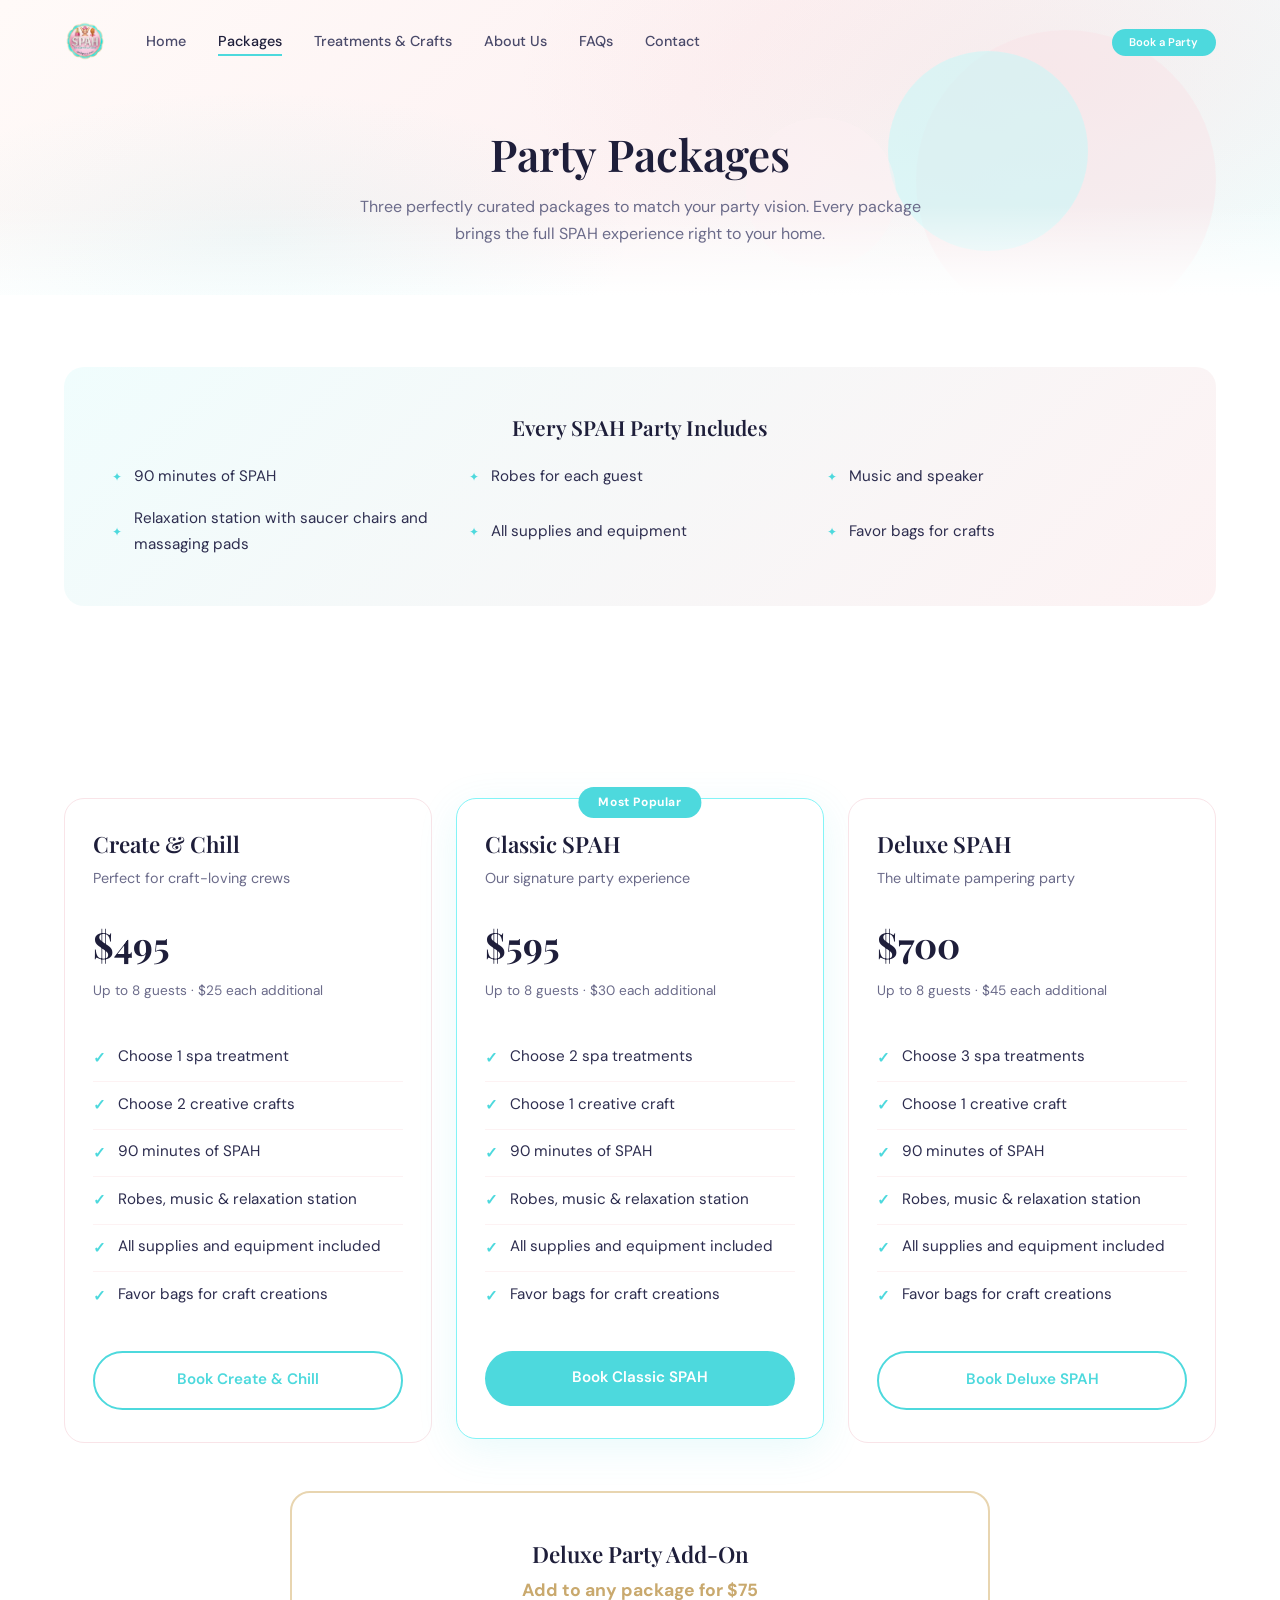
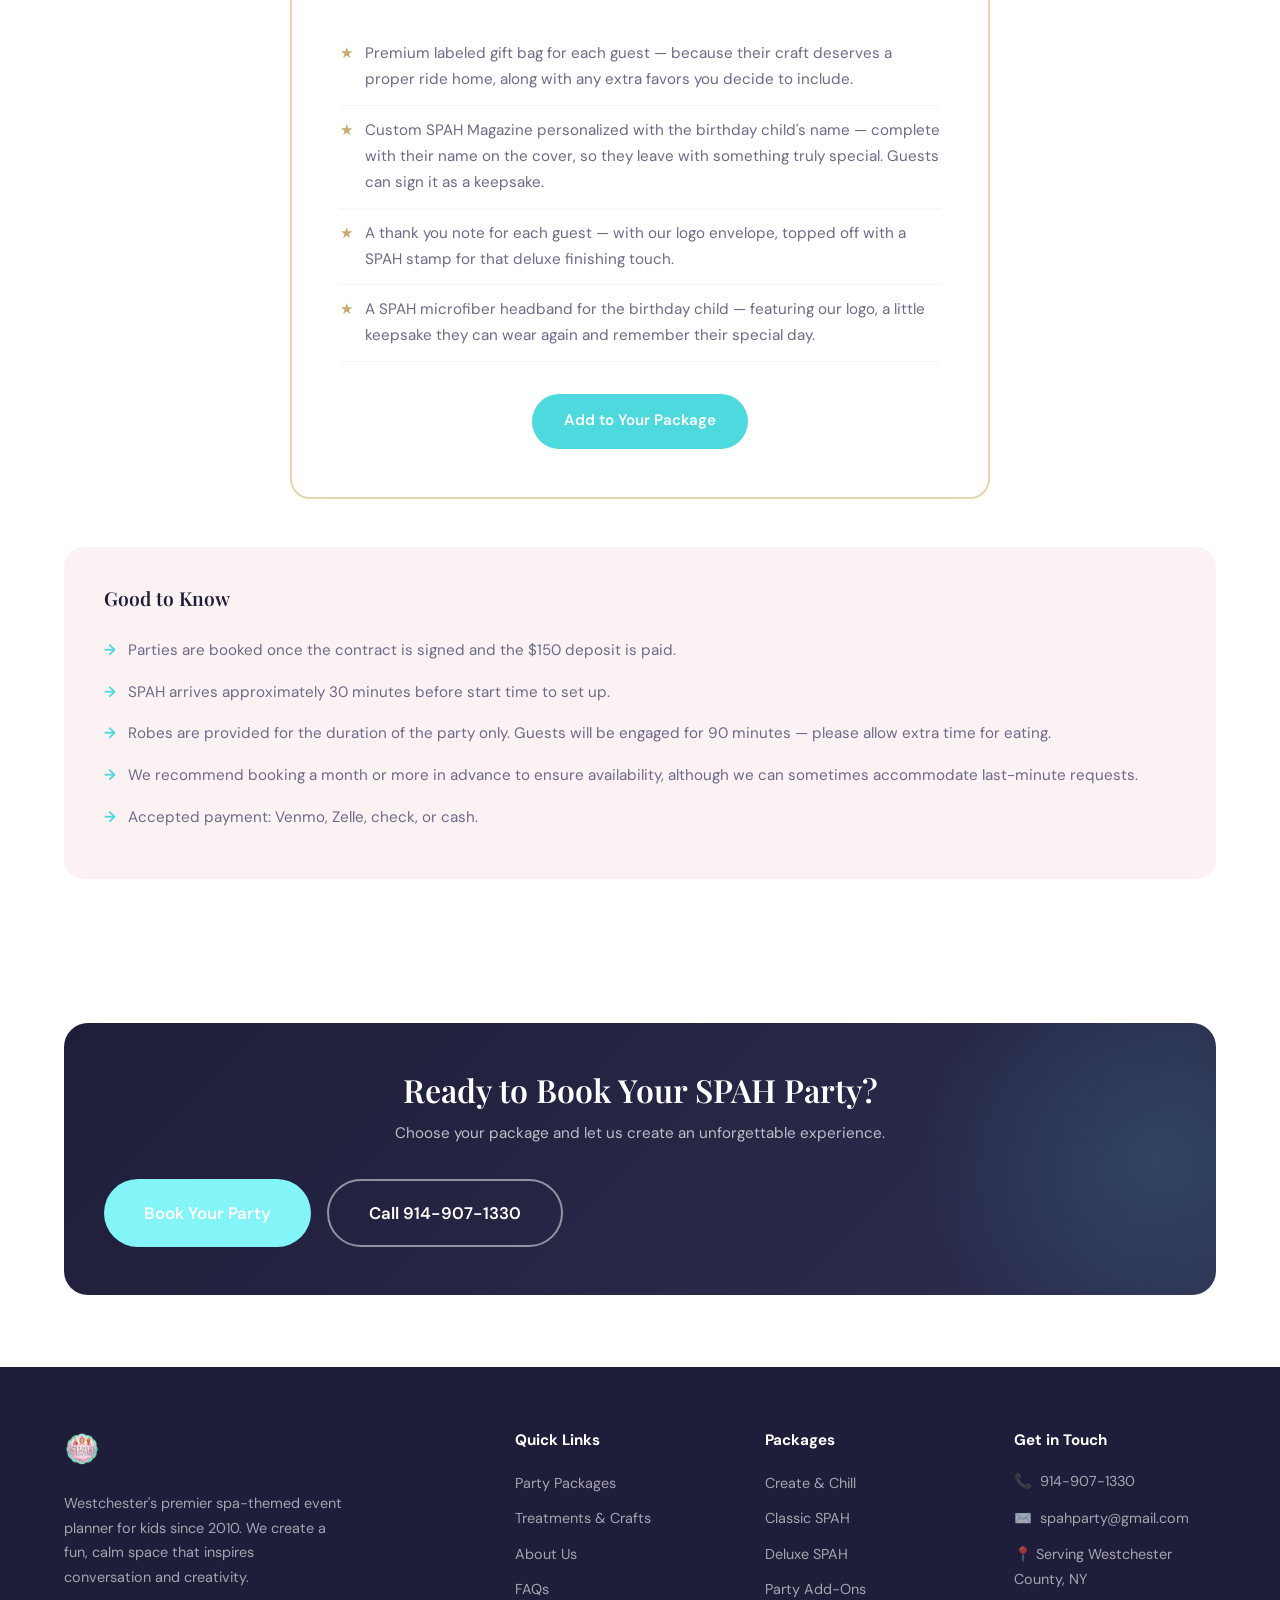
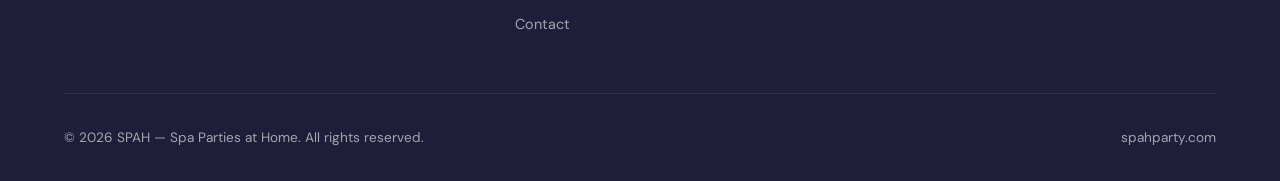
<file: packages.html>
<!DOCTYPE html>
<html lang="en">
<head>
  <meta charset="UTF-8">
  <meta name="viewport" content="width=device-width, initial-scale=1.0">
  <meta name="description" content="SPAH party packages — Create &amp; Chill, Classic SPAH, and Deluxe SPAH. Spa-themed kids' parties in Westchester County, NY.">
  <meta property="og:title" content="Party Packages | SPAH — Spa Parties at Home">
  <meta property="og:description" content="Three spa party packages for kids in Westchester — Create & Chill, Classic SPAH, and Deluxe SPAH. Starting at $495.">
  <meta property="og:type" content="website">
  <meta property="og:url" content="https://www.spahparty.com/packages.html">
  <link rel="canonical" href="https://www.spahparty.com/packages.html">
  <title>Party Packages | SPAH — Spa Parties at Home</title>
  <link rel="preconnect" href="https://fonts.googleapis.com">
  <link rel="preconnect" href="https://fonts.gstatic.com" crossorigin>
  <link href="https://fonts.googleapis.com/css2?family=DM+Sans:ital,opsz,wght@0,9..40,400;0,9..40,500;0,9..40,600;0,9..40,700;1,9..40,400&family=Playfair+Display:ital,wght@0,400;0,600;0,700;1,400;1,600&display=swap" rel="stylesheet">
  <link rel="stylesheet" href="css/style.css">
</head>
<body>

  <!-- Navigation -->
  <nav class="navbar scrolled">
    <div class="container">
      <a href="index.html" class="nav-logo"><img src="images/logo.webp" alt="SPAH - Spa Parties at Home"></a>
      <ul class="nav-links">
        <li><a href="index.html">Home</a></li>
        <li><a href="packages.html" class="active">Packages</a></li>
        <li><a href="treatments.html">Treatments & Crafts</a></li>
        <li><a href="about.html">About Us</a></li>
        <li><a href="faq.html">FAQs</a></li>
        <li><a href="contact.html">Contact</a></li>
        <li><a href="contact.html" class="nav-cta">Book a Party</a></li>
      </ul>
      <button class="hamburger" aria-label="Toggle menu">
        <span></span><span></span><span></span>
      </button>
    </div>
  </nav>
  <div class="nav-overlay"></div>

  <main>

    <!-- Page Hero -->
    <section class="page-hero">
      <div class="container">
        <h1>Party Packages</h1>
        <p>Three perfectly curated packages to match your party vision. Every package brings the full SPAH experience right to your home.</p>
      </div>
      <div class="float-element float-1"></div>
      <div class="float-element float-2"></div>
      <div class="float-element float-3"></div>
      <div class="hero-fade"></div>
    </section>

    <!-- All Packages Include -->
    <section class="section">
      <div class="container">
        <div class="includes-box reveal">
          <h3>Every SPAH Party Includes</h3>
          <ul class="includes-list">
            <li>90 minutes of SPAH</li>
            <li>Robes for each guest</li>
            <li>Music and speaker</li>
            <li>Relaxation station with saucer chairs and massaging pads</li>
            <li>All supplies and equipment</li>
            <li>Favor bags for crafts</li>
          </ul>
        </div>
      </div>
    </section>

    <!-- Package Cards -->
    <section class="section">
      <div class="container">
        <div class="packages-grid stagger-children">

          <!-- Create & Chill -->
          <div class="package-card">
            <h3>Create & Chill</h3>
            <p class="package-desc">Perfect for craft-loving crews</p>
            <div class="package-price">$495</div>
            <p class="package-price-note">Up to 8 guests · $25 each additional</p>
            <ul class="package-features">
              <li>Choose 1 spa treatment</li>
              <li>Choose 2 creative crafts</li>
              <li>90 minutes of SPAH</li>
              <li>Robes, music & relaxation station</li>
              <li>All supplies and equipment included</li>
              <li>Favor bags for craft creations</li>
            </ul>
            <a href="contact.html" class="btn btn-secondary">Book Create & Chill</a>
          </div>

          <!-- Classic SPAH -->
          <div class="package-card featured">
            <div class="package-badge">Most Popular</div>
            <h3>Classic SPAH</h3>
            <p class="package-desc">Our signature party experience</p>
            <div class="package-price">$595</div>
            <p class="package-price-note">Up to 8 guests · $30 each additional</p>
            <ul class="package-features">
              <li>Choose 2 spa treatments</li>
              <li>Choose 1 creative craft</li>
              <li>90 minutes of SPAH</li>
              <li>Robes, music & relaxation station</li>
              <li>All supplies and equipment included</li>
              <li>Favor bags for craft creations</li>
            </ul>
            <a href="contact.html" class="btn btn-primary">Book Classic SPAH</a>
          </div>

          <!-- Deluxe SPAH -->
          <div class="package-card">
            <h3>Deluxe SPAH</h3>
            <p class="package-desc">The ultimate pampering party</p>
            <div class="package-price">$700</div>
            <p class="package-price-note">Up to 8 guests · $45 each additional</p>
            <ul class="package-features">
              <li>Choose 3 spa treatments</li>
              <li>Choose 1 creative craft</li>
              <li>90 minutes of SPAH</li>
              <li>Robes, music & relaxation station</li>
              <li>All supplies and equipment included</li>
              <li>Favor bags for craft creations</li>
            </ul>
            <a href="contact.html" class="btn btn-secondary">Book Deluxe SPAH</a>
          </div>

        </div>

        <!-- Deluxe Add-On -->
        <div class="addon-card reveal">
          <h3>Deluxe Party Add-On</h3>
          <p class="addon-price">Add to any package for $75</p>
          <ul class="addon-features">
            <li>Premium labeled gift bag for each guest — because their craft deserves a proper ride home, along with any extra favors you decide to include.</li>
            <li>Custom SPAH Magazine personalized with the birthday child's name — complete with their name on the cover, so they leave with something truly special. Guests can sign it as a keepsake.</li>
            <li>A thank you note for each guest — with our logo envelope, topped off with a SPAH stamp for that deluxe finishing touch.</li>
            <li>A SPAH microfiber headband for the birthday child — featuring our logo, a little keepsake they can wear again and remember their special day.</li>
          </ul>
          <a href="contact.html" class="btn btn-primary">Add to Your Package</a>
        </div>

        <!-- Booking Details -->
        <div class="booking-details reveal">
          <h3>Good to Know</h3>
          <ul>
            <li>Parties are booked once the contract is signed and the $150 deposit is paid.</li>
            <li>SPAH arrives approximately 30 minutes before start time to set up.</li>
            <li>Robes are provided for the duration of the party only. Guests will be engaged for 90 minutes — please allow extra time for eating.</li>
            <li>We recommend booking a month or more in advance to ensure availability, although we can sometimes accommodate last-minute requests.</li>
            <li>Accepted payment: Venmo, Zelle, check, or cash.</li>
          </ul>
        </div>

      </div>
    </section>

    <!-- CTA Banner -->
    <section class="section">
      <div class="container">
        <div class="cta-banner reveal">
          <h2>Ready to Book Your SPAH Party?</h2>
          <p>Choose your package and let us create an unforgettable experience.</p>
          <div class="hero-buttons">
            <a href="contact.html" class="btn btn-primary btn-lg">Book Your Party</a>
            <a href="tel:9149071330" class="btn btn-outline-light btn-lg">Call 914-907-1330</a>
          </div>
        </div>
      </div>
    </section>

  </main>

  <!-- Footer -->
  <footer class="footer">
    <div class="container">
      <div class="footer-grid">
        <div class="footer-brand">
          <a href="index.html" class="nav-logo"><img src="images/logo.webp" alt="SPAH" style="height:36px"></a>
          <p>Westchester's premier spa-themed event planner for kids since 2010. We create a fun, calm space that inspires conversation and creativity.</p>
        </div>
        <div>
          <h4>Quick Links</h4>
          <ul class="footer-links">
            <li><a href="packages.html">Party Packages</a></li>
            <li><a href="treatments.html">Treatments & Crafts</a></li>
            <li><a href="about.html">About Us</a></li>
            <li><a href="faq.html">FAQs</a></li>
            <li><a href="contact.html">Contact</a></li>
          </ul>
        </div>
        <div>
          <h4>Packages</h4>
          <ul class="footer-links">
            <li><a href="packages.html">Create & Chill</a></li>
            <li><a href="packages.html">Classic SPAH</a></li>
            <li><a href="packages.html">Deluxe SPAH</a></li>
            <li><a href="packages.html">Party Add-Ons</a></li>
          </ul>
        </div>
        <div>
          <h4>Get in Touch</h4>
          <div class="footer-contact-item">📞 <a href="tel:9149071330">914-907-1330</a></div>
          <div class="footer-contact-item">✉️ <a href="mailto:spahparty@gmail.com">spahparty@gmail.com</a></div>
          <div class="footer-contact-item">📍 Serving Westchester County, NY</div>
        </div>
      </div>
      <div class="footer-bottom">
        <p>&copy; 2026 SPAH — Spa Parties at Home. All rights reserved.</p>
        <p>spahparty.com</p>
      </div>
    </div>
  </footer>

  <script src="js/main.js"></script>
</body>
</html>
</file>
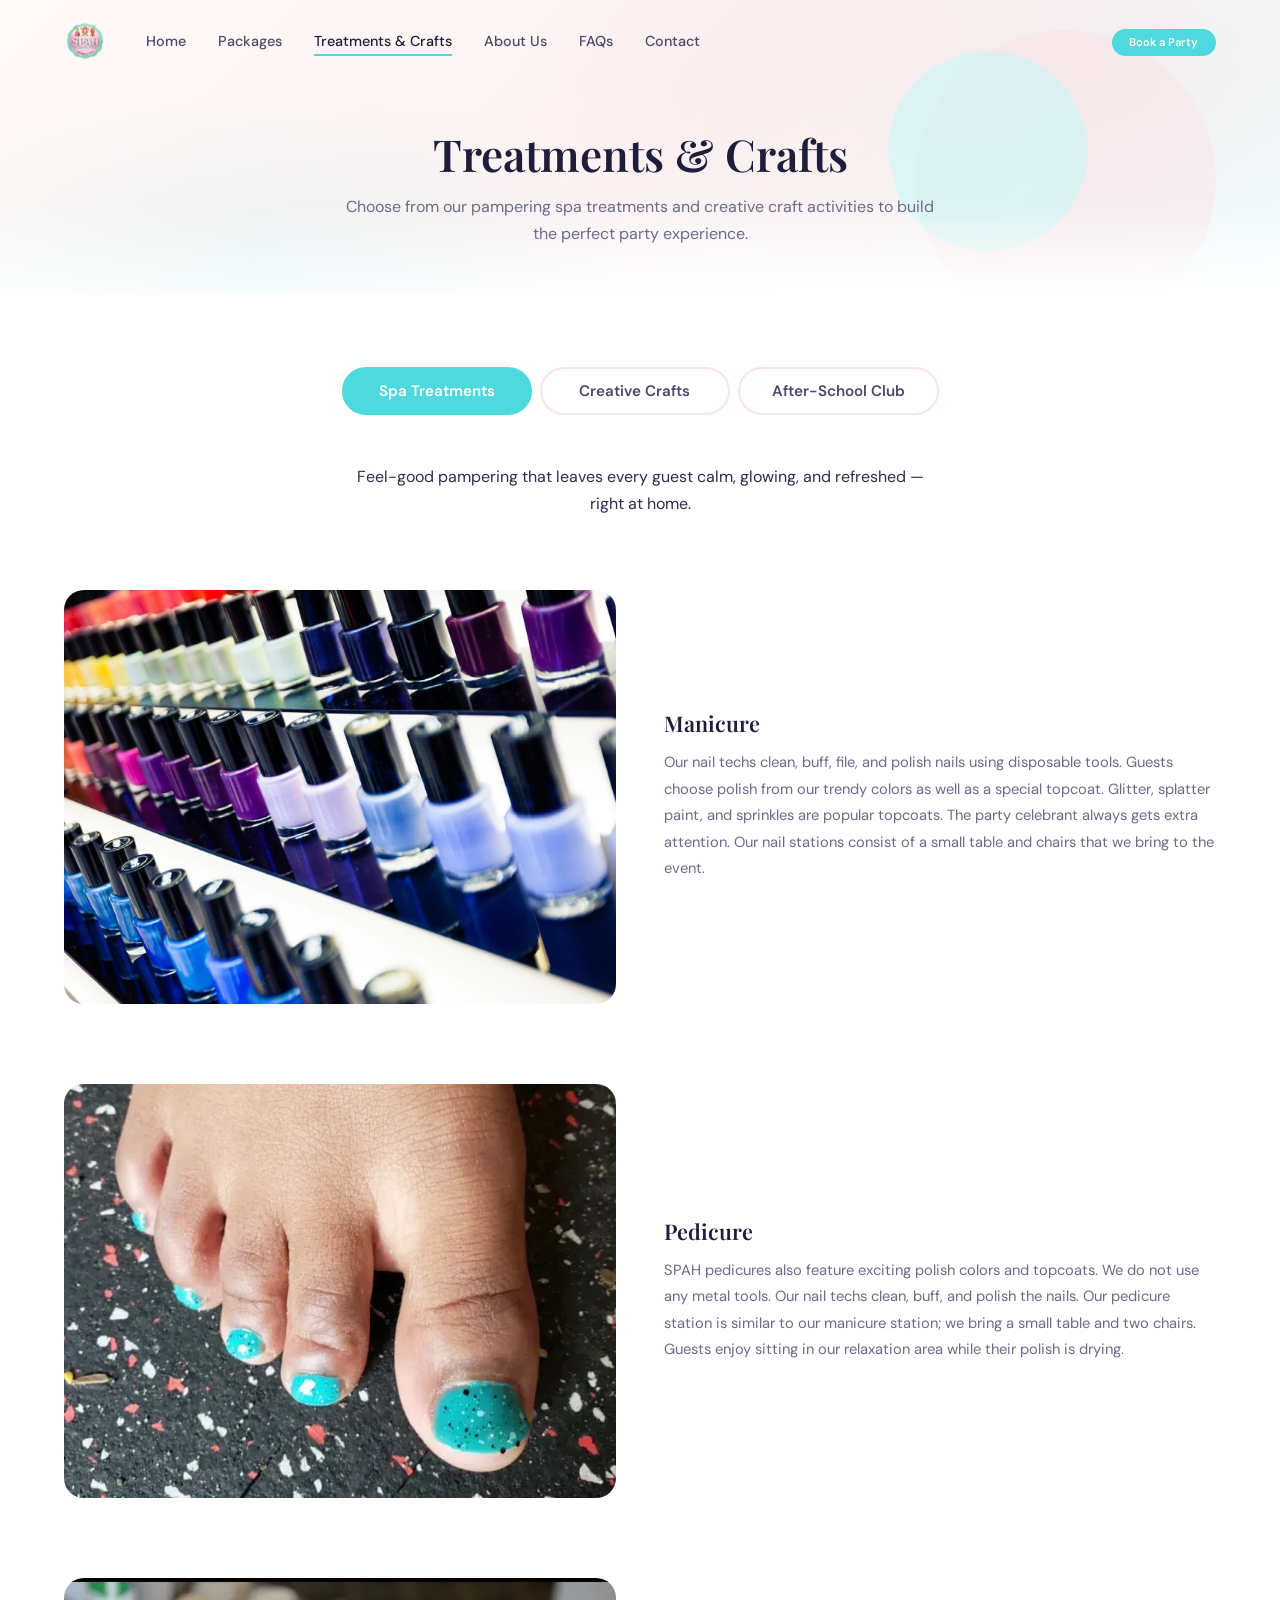
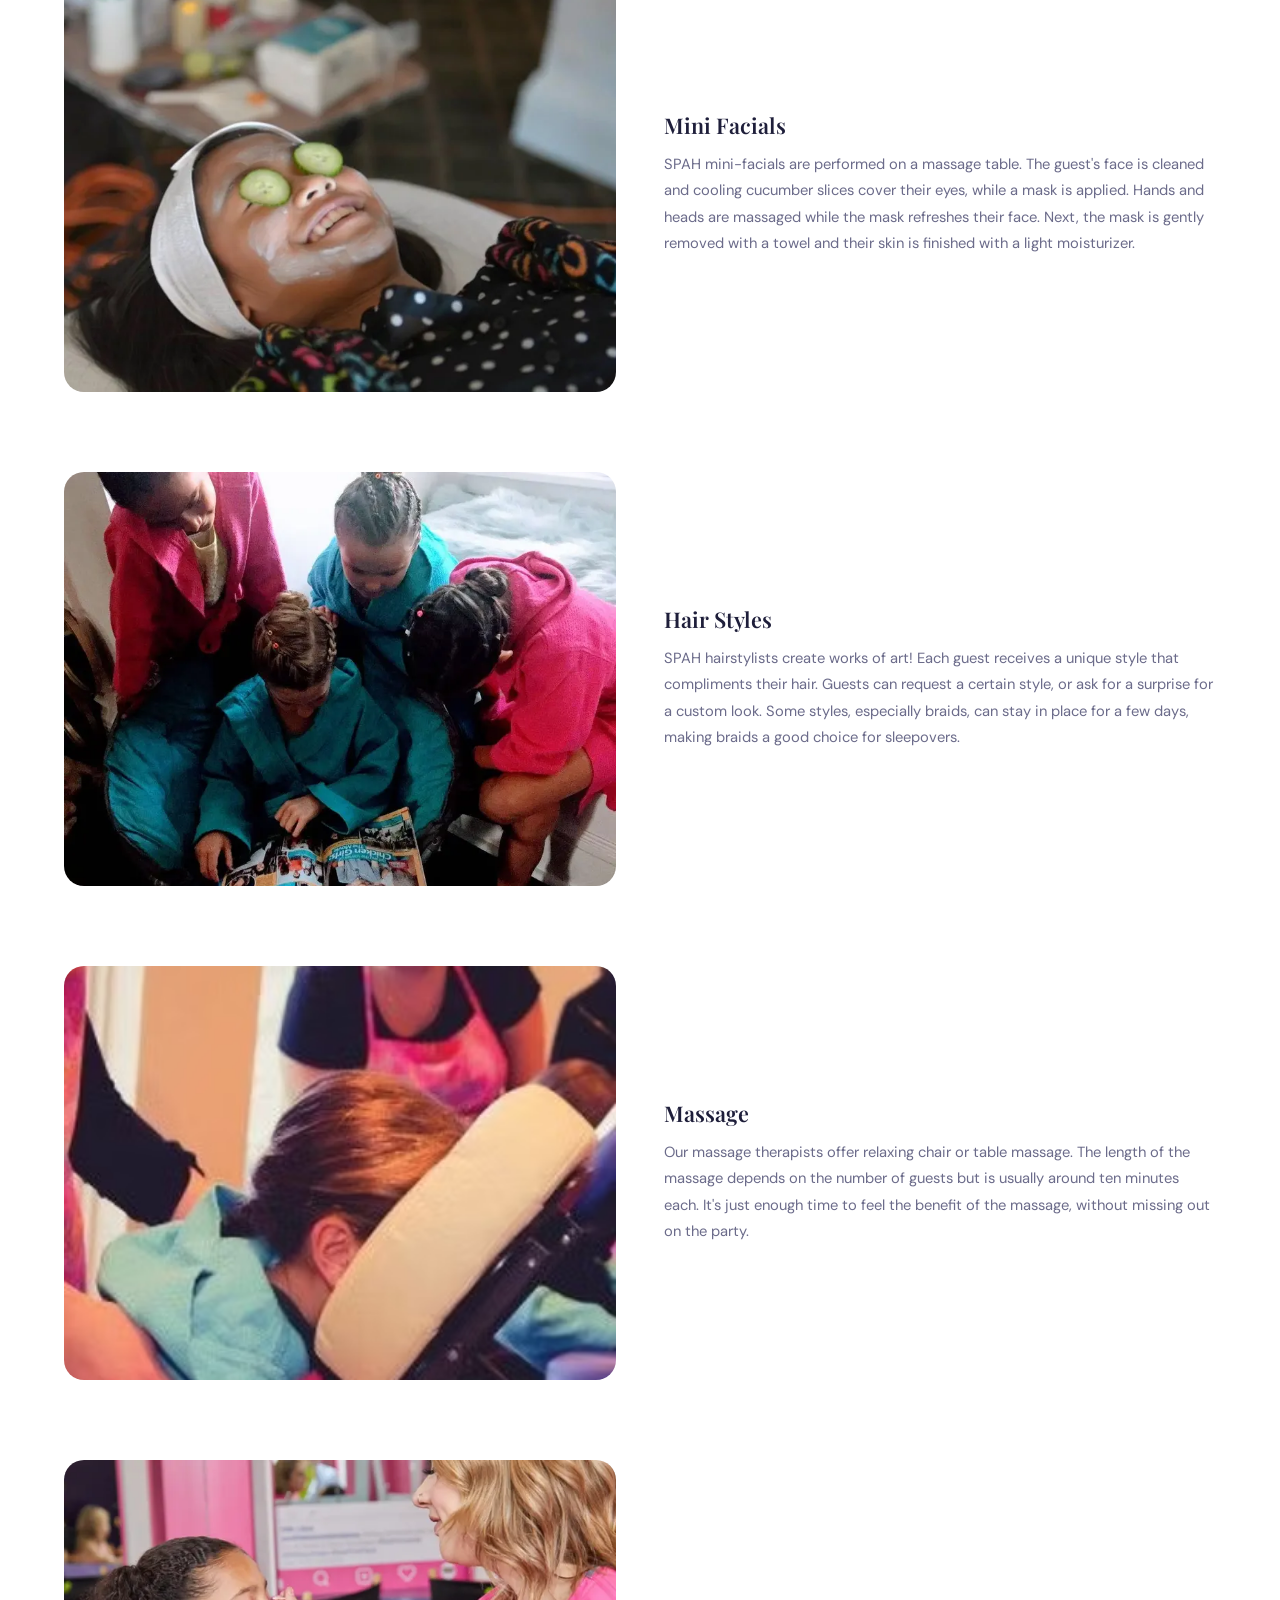
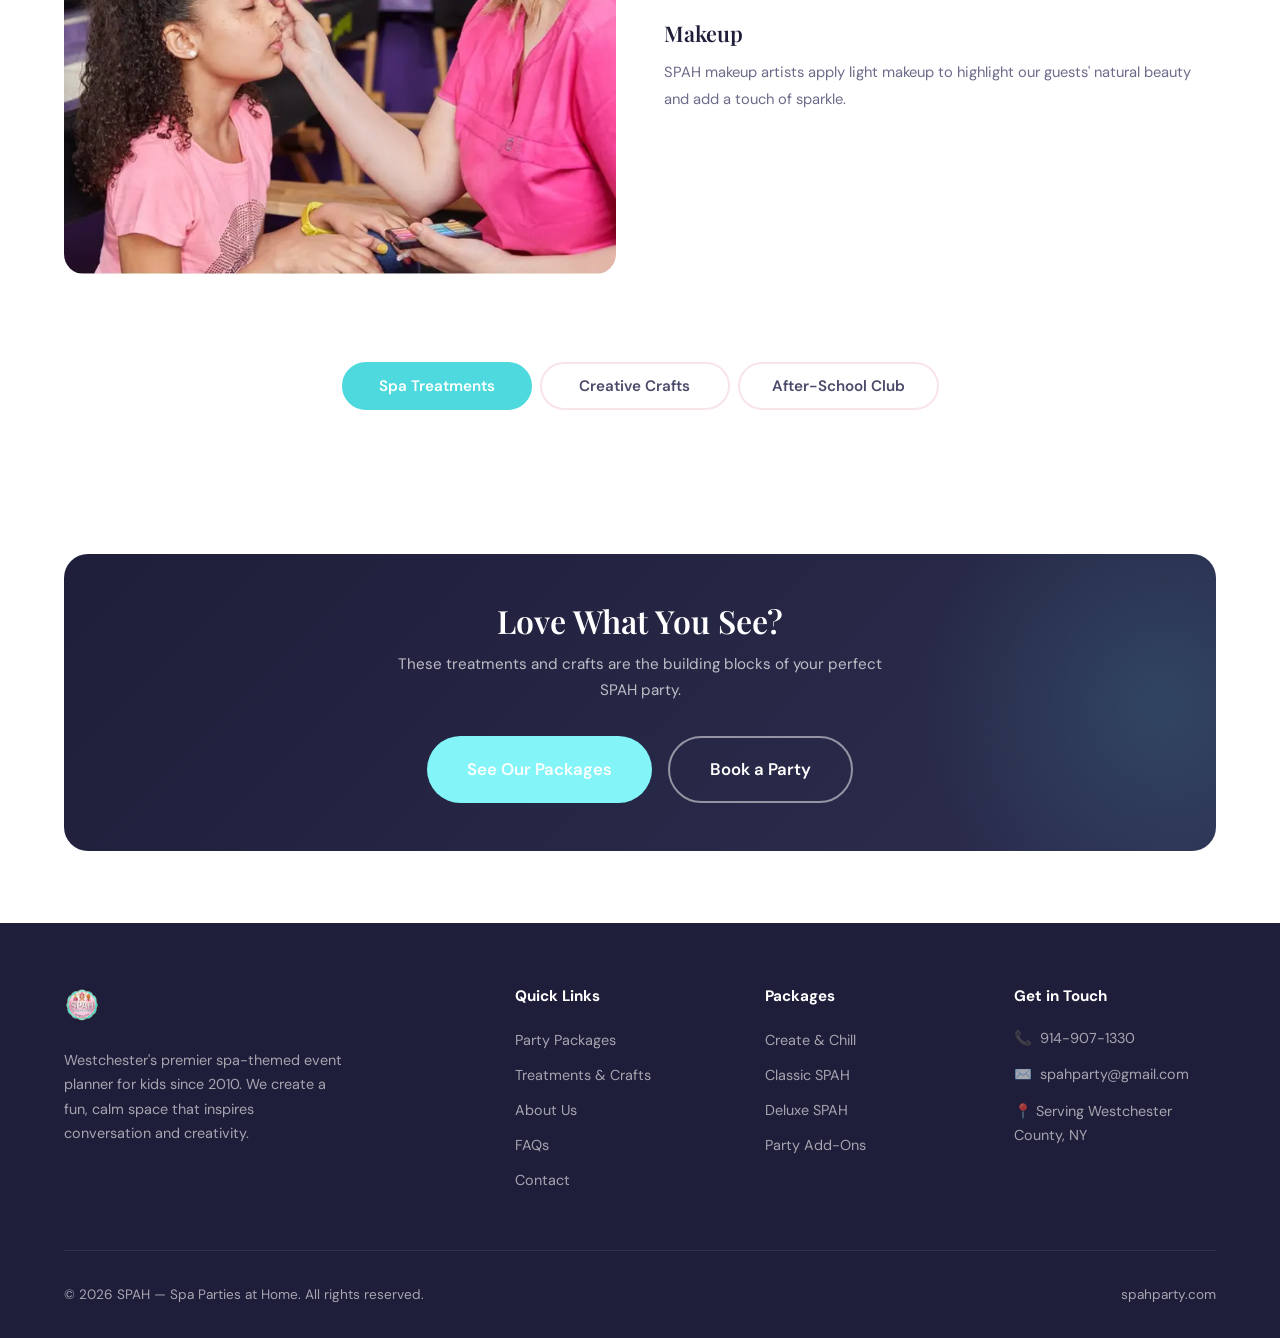
<file: treatments.html>
<!DOCTYPE html>
<html lang="en">
<head>
  <meta charset="UTF-8">
  <meta name="viewport" content="width=device-width, initial-scale=1.0">
  <meta name="description" content="SPAH spa treatments and creative crafts — manicures, pedicures, facials, hair styling, lip balm, bath salts, and more for kids' parties.">
  <meta property="og:title" content="Treatments & Crafts | SPAH — Spa Parties at Home">
  <meta property="og:description" content="Spa treatments and creative crafts for kids' parties — manicures, facials, hair styling, lip balm, bath salts, and more.">
  <meta property="og:type" content="website">
  <meta property="og:url" content="https://www.spahparty.com/treatments.html">
  <link rel="canonical" href="https://www.spahparty.com/treatments.html">
  <title>Treatments & Crafts | SPAH - Spa Parties at Home</title>

  <!-- Google Fonts -->
  <link rel="preconnect" href="https://fonts.googleapis.com">
  <link rel="preconnect" href="https://fonts.gstatic.com" crossorigin>
  <link href="https://fonts.googleapis.com/css2?family=DM+Sans:ital,opsz,wght@0,9..40,400;0,9..40,500;0,9..40,600;0,9..40,700;1,9..40,400&family=Playfair+Display:ital,wght@0,400;0,500;0,600;0,700;1,400;1,600&display=swap" rel="stylesheet">

  <!-- Styles -->
  <link rel="stylesheet" href="css/style.css">
</head>
<body>

  <!-- ============================================
       Navigation
       ============================================ -->
  <nav class="navbar scrolled">
    <div class="container">
      <a href="index.html" class="nav-logo"><img src="images/logo.webp" alt="SPAH - Spa Parties at Home"></a>
      <ul class="nav-links">
        <li><a href="index.html">Home</a></li>
        <li><a href="packages.html">Packages</a></li>
        <li><a href="treatments.html" class="active">Treatments & Crafts</a></li>
        <li><a href="about.html">About Us</a></li>
        <li><a href="faq.html">FAQs</a></li>
        <li><a href="contact.html">Contact</a></li>
        <li><a href="contact.html" class="nav-cta">Book a Party</a></li>
      </ul>
      <button class="hamburger" aria-label="Toggle menu">
        <span></span><span></span><span></span>
      </button>
    </div>
  </nav>
  <div class="nav-overlay"></div>

  <!-- ============================================
       Page Hero
       ============================================ -->
  <section class="page-hero">
    <div class="container">
      <h1>Treatments & Crafts</h1>
      <p>Choose from our pampering spa treatments and creative craft activities to build the perfect party experience.</p>
    </div>
    <div class="float-element float-1"></div>
    <div class="float-element float-2"></div>
    <div class="float-element float-3"></div>
    <div class="hero-fade"></div>
  </section>

  <!-- ============================================
       Tabs Section
       ============================================ -->
  <section class="section">
    <div class="container">
      <div class="tabs-container">

        <!-- Tab Buttons -->
        <div class="tabs reveal">
          <button class="tab-btn active" data-tab="treatments">Spa Treatments</button>
          <button class="tab-btn" data-tab="crafts">Creative Crafts</button>
          <button class="tab-btn" data-tab="afterschool">After-School Club</button>
        </div>

        <!-- ========== Tab: Treatments ========== -->
        <div id="treatments" class="tab-content active">
          <p class="text-center section-header" style="margin-bottom: 2rem;">Feel-good pampering that leaves every guest calm, glowing, and refreshed — right at home.</p>

          <!-- Treatment 1: Manicure -->
          <div class="feature-row reveal">
            <div class="feature-content">
              <h3>Manicure</h3>
              <p>Our nail techs clean, buff, file, and polish nails using disposable tools. Guests choose polish from our trendy colors as well as a special topcoat. Glitter, splatter paint, and sprinkles are popular topcoats. The party celebrant always gets extra attention. Our nail stations consist of a small table and chairs that we bring to the event.</p>
            </div>
            <div class="feature-image"><img src="images/mani.webp" alt="Colorful nail polish selection for SPAH manicures"></div>
          </div>

          <!-- Treatment 2: Pedicure -->
          <div class="feature-row reveal">
            <div class="feature-image"><img src="images/pedi.webp" alt="Child enjoying a SPAH pedicure in a robe" style="object-position: center 80%;"></div>
            <div class="feature-content">
              <h3>Pedicure</h3>
              <p>SPAH pedicures also feature exciting polish colors and topcoats. We do not use any metal tools. Our nail techs clean, buff, and polish the nails. Our pedicure station is similar to our manicure station; we bring a small table and two chairs. Guests enjoy sitting in our relaxation area while their polish is drying.</p>
            </div>
          </div>

          <!-- Treatment 3: Mini Facials -->
          <div class="feature-row reveal">
            <div class="feature-content">
              <h3>Mini Facials</h3>
              <p>SPAH mini-facials are performed on a massage table. The guest's face is cleaned and cooling cucumber slices cover their eyes, while a mask is applied. Hands and heads are massaged while the mask refreshes their face. Next, the mask is gently removed with a towel and their skin is finished with a light moisturizer.</p>
            </div>
            <div class="feature-image"><img src="images/facials.webp" alt="Kids with cucumber face masks at a SPAH party"></div>
          </div>

          <!-- Treatment 4: Hair Styles -->
          <div class="feature-row reveal">
            <div class="feature-image"><img src="images/hair-styles.webp" alt="Girls with colorful braided hair styles"></div>
            <div class="feature-content">
              <h3>Hair Styles</h3>
              <p>SPAH hairstylists create works of art! Each guest receives a unique style that compliments their hair. Guests can request a certain style, or ask for a surprise for a custom look. Some styles, especially braids, can stay in place for a few days, making braids a good choice for sleepovers.</p>
            </div>
          </div>

          <!-- Treatment 5: Massage -->
          <div class="feature-row reveal">
            <div class="feature-content">
              <h3>Massage</h3>
              <p>Our massage therapists offer relaxing chair or table massage. The length of the massage depends on the number of guests but is usually around ten minutes each. It's just enough time to feel the benefit of the massage, without missing out on the party.</p>
            </div>
            <div class="feature-image"><img src="images/massage.webp" alt="Child getting a relaxing chair massage"></div>
          </div>

          <!-- Treatment 6: Makeup -->
          <div class="feature-row reveal">
            <div class="feature-image"><img src="images/makeup.webp" alt="Makeup artist applying light makeup to a young guest"></div>
            <div class="feature-content">
              <h3>Makeup</h3>
              <p>SPAH makeup artists apply light makeup to highlight our guests' natural beauty and add a touch of sparkle.</p>
            </div>
          </div>
        </div>

        <!-- ========== Tab: Crafts ========== -->
        <div id="crafts" class="tab-content">
          <p class="text-center section-header" style="margin-bottom: 2rem;">Between treatments, guests create inspired spa products to take home. SPAH party coordinators bring a craft table, all of the required supplies, a tablecloth, and bags to wrap up the guests' creations.</p>

          <!-- Craft 1: Lip Balm -->
          <div class="feature-row reveal">
            <div class="feature-content">
              <h3>Lip Balm</h3>
              <p>Lip balm has been one of our most popular crafts over the last ten years. Guests decorate the containers, using gems and duct tape to personalize the outside, before blending colors and flavor oils to make their own product. The containers can also be decorated to work with different party themes.</p>
            </div>
            <div class="feature-image"><img src="images/lip-balm.webp" alt="Handmade lip balm pots decorated with gems and unicorn designs" loading="lazy"></div>
          </div>

          <!-- Craft 2: Moisturizing Body Spray -->
          <div class="feature-row reveal">
            <div class="feature-image"><img src="images/body-spray.webp" alt="Kids in spa robes decorating body spray bottles" loading="lazy"></div>
            <div class="feature-content">
              <h3>Moisturizing Body Spray</h3>
              <p>After decorating the spray bottle, guests smell and blend different scents to create their signature scent. Add white or rose gold shimmer to make the spray sparkle.</p>
            </div>
          </div>

          <!-- Craft 3: Bath Salts -->
          <div class="feature-row reveal">
            <div class="feature-content">
              <h3>Bath Salts</h3>
              <p>Jars are personalized, then guests enjoy smelling different essential and fragrance oils before blending them to create a unique scent. Next, they add the scent and color to Epsom/sea salts. Mixing in some Castile soap makes the salts bubble in the tub. Layering the salts in a jar creates a sand-art effect.</p>
            </div>
            <div class="feature-image"><img src="images/bath-salts.webp" alt="Colorful bath salt jars decorated with tie-dye tape and rhinestones" loading="lazy"></div>
          </div>

          <!-- Craft 4: Sugar Body Scrub -->
          <div class="feature-row reveal">
            <div class="feature-image"><img src="images/sugar-scrub.webp" alt="Personalized sugar scrub jars with rhinestone initials" loading="lazy"></div>
            <div class="feature-content">
              <h3>Sugar Body Scrub</h3>
              <p>Guests decorate their containers with gems and duct tape. Next, they combine dry and wet ingredients to make a scrub. Adding scent and color makes each scrub unique.</p>
            </div>
          </div>

          <!-- Craft 5: Hair Detangler -->
          <div class="feature-row reveal">
            <div class="feature-content">
              <h3>Hair Detangler</h3>
              <p>Making hair detangler using moisturizing ingredients, water, and scent, is both fun and practical. We like to think of detangler as a perfume for the hair. Decorating the bottle makes them unique.</p>
            </div>
            <div class="feature-image"><img src="images/hair-detangler.webp" alt="Decorated spray bottle with gems and colorful tape" loading="lazy"></div>
          </div>
        </div>

        <!-- ========== Tab: After-School Club ========== -->
        <div id="afterschool" class="tab-content">
          <div class="reveal" style="max-width: 700px; margin: 0 auto; text-align: center;">
            <h3>SPAH After School Club — Spa-u-licious</h3>
            <p style="margin: 1.5rem 0;">SPAH brings spa-themed craft projects to schools for PTA-run after-school programs.</p>
            <p style="margin-bottom: 2rem;">Our after-school club introduces students to creative spa product crafts in a fun, social setting. Contact us to learn more about bringing SPAH to your school.</p>
            <a href="contact.html" class="btn btn-primary">Contact Us About After-School Programs</a>
          </div>
        </div>

        <!-- Bottom Tab Navigation -->
        <div class="tabs reveal" style="margin-top: 3rem; margin-bottom: 0;">
          <button class="tab-btn active" data-tab="treatments">Spa Treatments</button>
          <button class="tab-btn" data-tab="crafts">Creative Crafts</button>
          <button class="tab-btn" data-tab="afterschool">After-School Club</button>
        </div>

      </div><!-- /.tabs-container -->
    </div><!-- /.container -->
  </section>

  <!-- ============================================
       CTA Banner
       ============================================ -->
  <section class="section">
    <div class="container">
      <div class="cta-banner reveal">
        <h2>Love What You See?</h2>
        <p>These treatments and crafts are the building blocks of your perfect SPAH party.</p>
        <div style="display: flex; gap: 1rem; justify-content: center; flex-wrap: wrap;">
          <a href="packages.html" class="btn btn-primary btn-lg">See Our Packages</a>
          <a href="contact.html" class="btn btn-outline-light btn-lg">Book a Party</a>
        </div>
      </div>
    </div>
  </section>

  <!-- ============================================
       Footer
       ============================================ -->
  <footer class="footer">
    <div class="container">
      <div class="footer-grid">
        <div class="footer-brand">
          <a href="index.html" class="nav-logo"><img src="images/logo.webp" alt="SPAH" style="height:36px"></a>
          <p>Westchester's premier spa-themed event planner for kids since 2010. We create a fun, calm space that inspires conversation and creativity.</p>
        </div>
        <div>
          <h4>Quick Links</h4>
          <ul class="footer-links">
            <li><a href="packages.html">Party Packages</a></li>
            <li><a href="treatments.html">Treatments & Crafts</a></li>
            <li><a href="about.html">About Us</a></li>
            <li><a href="faq.html">FAQs</a></li>
            <li><a href="contact.html">Contact</a></li>
          </ul>
        </div>
        <div>
          <h4>Packages</h4>
          <ul class="footer-links">
            <li><a href="packages.html">Create & Chill</a></li>
            <li><a href="packages.html">Classic SPAH</a></li>
            <li><a href="packages.html">Deluxe SPAH</a></li>
            <li><a href="packages.html">Party Add-Ons</a></li>
          </ul>
        </div>
        <div>
          <h4>Get in Touch</h4>
          <div class="footer-contact-item">📞 <a href="tel:9149071330">914-907-1330</a></div>
          <div class="footer-contact-item">✉️ <a href="mailto:spahparty@gmail.com">spahparty@gmail.com</a></div>
          <div class="footer-contact-item">📍 Serving Westchester County, NY</div>
        </div>
      </div>
      <div class="footer-bottom">
        <p>&copy; 2026 SPAH — Spa Parties at Home. All rights reserved.</p>
        <p>spahparty.com</p>
      </div>
    </div>
  </footer>

  <!-- Scripts -->
  <script src="js/main.js"></script>
</body>
</html>
</file>
<file: css/style.css>
/* ============================================
   SPAH - Spa Parties at Home
   Custom Styles & Animations
   ============================================ */

/* --- Design Tokens --- */
:root {
  --rose-50: #FDF2F3;
  --rose-100: #F9E4E8;
  --rose-200: #E8B4B8;
  --rose-300: #D4919A;
  --rose-400: #C06B77;
  --teal-50: #F0FDFD;
  --teal-100: #C1F9FA;
  --teal-200: #83F4F7;
  --teal-300: #4DD9DD;
  --teal-400: #30B8BD;
  --teal-500: #1F9499;
  --navy: #1E1E3A;
  --navy-light: #2D2D4F;
  --navy-muted: #4A4A6A;
  --cream: #FFFAF8;
  --white: #FFFFFF;
  --text: #2D2D4F;
  --text-light: #6B6B8A;
  --gold: #C9A96E;
  --gold-light: #E8D5B0;
}

/* --- Base Resets & Typography --- */
*, *::before, *::after {
  margin: 0;
  padding: 0;
  box-sizing: border-box;
}

html {
  scroll-behavior: smooth;
  -webkit-font-smoothing: antialiased;
  -moz-osx-font-smoothing: grayscale;
}

body {
  font-family: 'DM Sans', sans-serif;
  color: var(--text);
  background: var(--white);
  line-height: 1.7;
  overflow-x: hidden;
}

h1, h2, h3, h4, h5, h6 {
  font-family: 'Playfair Display', serif;
  font-weight: 600;
  line-height: 1.2;
  color: var(--navy);
}

img {
  max-width: 100%;
  height: auto;
  display: block;
}

a {
  text-decoration: none;
  color: inherit;
  transition: color 0.3s ease;
}

/* --- Utility Classes --- */
.container {
  max-width: 1200px;
  margin: 0 auto;
  padding: 0 1.5rem;
}

.section {
  padding: 4.5rem 0;
}

.section-sm {
  padding: 2.5rem 0;
}

.text-center {
  text-align: center;
}

.sr-only {
  position: absolute;
  width: 1px;
  height: 1px;
  padding: 0;
  margin: -1px;
  overflow: hidden;
  clip: rect(0,0,0,0);
  border: 0;
}

/* --- Navigation --- */
.navbar {
  position: fixed;
  top: 0;
  left: 0;
  width: 100%;
  z-index: 1000;
  padding: 1.25rem 0;
  transition: all 0.4s cubic-bezier(0.4, 0, 0.2, 1);
}

.navbar.scrolled {
  background: rgba(255, 255, 255, 0.97);
  backdrop-filter: blur(12px);
  -webkit-backdrop-filter: blur(12px);
  box-shadow: 0 1px 20px rgba(0, 0, 0, 0.06);
  padding: 0.75rem 0;
}

.navbar .container {
  display: flex;
  align-items: center;
  gap: 2.5rem;
}

.nav-logo {
  font-family: 'Playfair Display', serif;
  font-size: 1.75rem;
  font-weight: 700;
  color: var(--navy);
  letter-spacing: 0.05em;
  display: flex;
  align-items: center;
  gap: 0.5rem;
}

.nav-logo img {
  height: 42px;
  width: auto;
}

.nav-logo span {
  color: var(--teal-300);
}

.nav-links {
  display: flex;
  align-items: center;
  gap: 2rem;
  list-style: none;
  flex: 1;
}

.nav-links a {
  font-size: 0.9rem;
  font-weight: 500;
  color: var(--navy-muted);
  position: relative;
  padding: 0.25rem 0;
  transition: color 0.3s ease;
}

.nav-links a::after {
  content: '';
  position: absolute;
  bottom: -2px;
  left: 0;
  width: 0;
  height: 2px;
  background: var(--teal-300);
  transition: width 0.3s ease;
}

.nav-links a:hover,
.nav-links a.active {
  color: var(--navy);
}

.nav-links a:hover::after,
.nav-links a.active::after {
  width: 100%;
}

.nav-links li:last-child {
  margin-left: auto;
}

.nav-links a.nav-cta {
  background: var(--teal-300);
  color: var(--white) !important;
  padding: 0.4rem 1.1rem;
  border-radius: 50px;
  font-size: 0.7rem;
  font-weight: 600;
  transition: all 0.3s ease !important;
}

.nav-cta::after {
  display: none !important;
}

.nav-cta:hover {
  background: var(--teal-400);
  transform: translateY(-1px);
  box-shadow: 0 4px 15px rgba(77, 217, 221, 0.3);
}

/* Hamburger Menu */
.hamburger {
  display: none;
  flex-direction: column;
  cursor: pointer;
  gap: 5px;
  padding: 4px;
  z-index: 1001;
  background: none;
  border: none;
}

.hamburger span {
  width: 24px;
  height: 2px;
  background: var(--navy);
  transition: all 0.3s ease;
  border-radius: 2px;
}

.hamburger.active span:nth-child(1) {
  transform: rotate(45deg) translate(5px, 5px);
}

.hamburger.active span:nth-child(2) {
  opacity: 0;
}

.hamburger.active span:nth-child(3) {
  transform: rotate(-45deg) translate(5px, -5px);
}

/* Mobile Nav */
@media (max-width: 768px) {
  .hamburger {
    display: flex;
    margin-left: auto;
  }

  .nav-links {
    position: fixed;
    top: 0;
    right: -100%;
    width: 75%;
    max-width: 320px;
    height: 100vh;
    background: var(--white);
    flex-direction: column;
    align-items: flex-start;
    padding: 5rem 2rem 2rem;
    gap: 0;
    box-shadow: -10px 0 40px rgba(0, 0, 0, 0.1);
    transition: right 0.4s cubic-bezier(0.4, 0, 0.2, 1);
  }

  .nav-links.open {
    right: 0;
  }

  .nav-links li {
    width: 100%;
  }

  .nav-links a {
    display: block;
    padding: 1rem 0;
    font-size: 1.1rem;
    border-bottom: 1px solid var(--rose-100);
  }

  .nav-links a::after {
    display: none;
  }

  .nav-cta {
    margin-top: 1rem;
    text-align: center;
    display: block;
  }
}

.nav-overlay {
  display: none;
  position: fixed;
  inset: 0;
  background: rgba(0, 0, 0, 0.3);
  z-index: 999;
  opacity: 0;
  transition: opacity 0.3s ease;
}

.nav-overlay.active {
  display: block;
  opacity: 1;
}

/* --- Buttons --- */
.btn {
  display: inline-flex;
  align-items: center;
  justify-content: center;
  gap: 0.5rem;
  padding: 0.9rem 2rem;
  border-radius: 50px;
  font-family: 'DM Sans', sans-serif;
  font-size: 0.95rem;
  font-weight: 600;
  border: none;
  cursor: pointer;
  transition: all 0.3s cubic-bezier(0.4, 0, 0.2, 1);
  text-decoration: none;
}

.btn-primary {
  background: var(--teal-300);
  color: var(--white);
}

.btn-primary:hover {
  background: var(--teal-400);
  transform: translateY(-2px);
  box-shadow: 0 8px 25px rgba(77, 217, 221, 0.35);
}

.btn-secondary {
  background: var(--white);
  color: var(--teal-300);
  border: 2px solid var(--teal-300);
}

.btn-secondary:hover {
  background: var(--teal-50);
  transform: translateY(-2px);
  box-shadow: 0 8px 25px rgba(77, 217, 221, 0.15);
}

.btn-rose {
  background: var(--rose-200);
  color: var(--white);
}

.btn-rose:hover {
  background: var(--rose-300);
  transform: translateY(-2px);
  box-shadow: 0 8px 25px rgba(232, 180, 184, 0.4);
}

.btn-lg {
  padding: 1.1rem 2.5rem;
  font-size: 1.05rem;
}

.btn-icon svg {
  width: 18px;
  height: 18px;
  transition: transform 0.3s ease;
}

.btn:hover .btn-icon svg {
  transform: translateX(3px);
}

/* --- Hero Section --- */
.hero {
  min-height: 100vh;
  min-height: 100svh;
  display: flex;
  align-items: center;
  padding-top: 5rem;
  padding-bottom: 3rem;
  position: relative;
  overflow: hidden;
  background: linear-gradient(135deg, var(--cream) 0%, var(--rose-50) 50%, var(--teal-50) 100%);
}

@media (max-width: 768px) {
  .hero {
    min-height: auto;
    padding-top: 7rem;
    padding-bottom: 4rem;
    align-items: flex-start;
  }

}

@media (max-width: 480px) {
  .hero {
    padding-top: 6rem;
    padding-bottom: 3rem;
  }
}

.hero-fade {
  position: absolute;
  bottom: 0;
  left: 0;
  width: 100%;
  height: 90px;
  background: linear-gradient(to bottom, transparent 0%, var(--white) 100%);
  pointer-events: none;
  z-index: 0;
}

.hero::before {
  content: '';
  position: absolute;
  top: -50%;
  right: -20%;
  width: 80%;
  height: 150%;
  background: radial-gradient(ellipse, rgba(232, 180, 184, 0.15) 0%, transparent 70%);
  pointer-events: none;
}

.hero::after {
  content: '';
  position: absolute;
  bottom: -30%;
  left: -10%;
  width: 60%;
  height: 100%;
  background: radial-gradient(ellipse, rgba(77, 217, 221, 0.08) 0%, transparent 70%);
  pointer-events: none;
}

.hero-content {
  position: relative;
  z-index: 1;
  max-width: 700px;
}

.hero-badge {
  display: inline-flex;
  align-items: center;
  gap: 0.5rem;
  background: var(--white);
  border: 1px solid var(--rose-100);
  padding: 0.5rem 1.25rem;
  border-radius: 50px;
  font-size: 0.85rem;
  font-weight: 500;
  color: var(--navy-muted);
  margin-bottom: 1.5rem;
}

.hero-badge::before {
  content: '✦';
  color: var(--gold);
}

.hero h1 {
  font-size: clamp(2.5rem, 6vw, 4rem);
  margin-bottom: 1.25rem;
  letter-spacing: -0.02em;
}

.hero h1 em {
  font-style: italic;
  color: var(--teal-300);
}

.hero p {
  font-size: 1.05rem;
  color: var(--text-light);
  max-width: 520px;
  margin-bottom: 2rem;
  line-height: 1.7;
}

.hero-buttons {
  display: flex;
  gap: 1rem;
  flex-wrap: wrap;
}

/* Floating decorative elements */
.float-element {
  position: absolute;
  border-radius: 50%;
  opacity: 0.5;
  pointer-events: none;
}

.float-1 {
  width: 300px;
  height: 300px;
  background: var(--rose-100);
  top: 10%;
  right: 5%;
  animation: float 8s ease-in-out infinite;
}

.float-2 {
  width: 200px;
  height: 200px;
  background: var(--teal-100);
  bottom: 15%;
  right: 15%;
  animation: float 6s ease-in-out infinite reverse;
}

.float-3 {
  width: 150px;
  height: 150px;
  background: var(--rose-50);
  top: 40%;
  right: 30%;
  animation: float 10s ease-in-out infinite;
}

@keyframes float {
  0%, 100% { transform: translateY(0) rotate(0deg); }
  33% { transform: translateY(-20px) rotate(2deg); }
  66% { transform: translateY(10px) rotate(-1deg); }
}

/* --- Page Hero (inner pages) --- */
.page-hero {
  padding: 8rem 0 3rem;
  background: linear-gradient(135deg, var(--cream) 0%, var(--rose-50) 50%, var(--teal-50) 100%);
  text-align: center;
  position: relative;
  overflow: hidden;
}

.page-hero::before {
  content: '';
  position: absolute;
  top: -50%;
  right: -20%;
  width: 80%;
  height: 150%;
  background: radial-gradient(ellipse, rgba(232, 180, 184, 0.15) 0%, transparent 70%);
  pointer-events: none;
}

.page-hero::after {
  content: '';
  position: absolute;
  bottom: -30%;
  left: -10%;
  width: 60%;
  height: 100%;
  background: radial-gradient(ellipse, rgba(77, 217, 221, 0.08) 0%, transparent 70%);
  pointer-events: none;
}

.page-hero .container {
  position: relative;
  z-index: 1;
}

.page-hero .hero-fade {
  position: absolute;
  bottom: 0;
  left: 0;
  width: 100%;
  height: 90px;
  background: linear-gradient(to bottom, transparent 0%, var(--white) 100%);
  pointer-events: none;
  z-index: 0;
}

.page-hero h1 {
  font-size: clamp(1.85rem, 4vw, 2.75rem);
  margin-bottom: 0.75rem;
}

.page-hero p {
  font-size: 1rem;
  color: var(--text-light);
  max-width: 600px;
  margin: 0 auto;
}

/* About Us hero grid */
.about-hero-grid {
  display: grid;
  grid-template-columns: 1fr 1fr;
  gap: 3rem;
  align-items: center;
}

.about-mobile-title {
  display: none;
}

.about-photo-mobile {
  display: none;
}

.about-hero-photo {
  position: relative;
  z-index: 1;
  max-width: 380px;
  justify-self: center;
}

.about-hero-photo img {
  width: 100%;
  border-radius: 1.25rem;
  box-shadow: 0 12px 40px rgba(0,0,0,0.12);
  object-fit: cover;
  aspect-ratio: 3/4;
  object-position: center 20%;
}

@media (max-width: 768px) {
  .about-hero-grid {
    grid-template-columns: 1fr;
    text-align: center;
    gap: 0;
  }

  .about-mobile-title {
    display: block;
    font-size: clamp(1.85rem, 4vw, 2.75rem);
    margin-bottom: 1rem;
  }

  .about-photo-mobile {
    display: block;
    max-width: 260px;
    margin: 1.5rem auto;
  }

  .about-photo-desktop {
    display: none;
  }

  .about-hero-grid .hero-content p {
    margin-left: auto;
    margin-right: auto;
  }
}

/* --- Section Headers --- */
.section-header {
  text-align: center;
  max-width: 600px;
  margin: 0 auto 2.5rem;
}

.section-label {
  display: inline-block;
  font-size: 0.8rem;
  font-weight: 700;
  letter-spacing: 0.15em;
  text-transform: uppercase;
  color: var(--teal-300);
  margin-bottom: 0.75rem;
}

.section-header h2 {
  font-size: clamp(1.75rem, 3.5vw, 2.25rem);
  margin-bottom: 0.75rem;
}

.section-header p {
  color: var(--text-light);
  font-size: 0.95rem;
}

/* --- How It Works --- */
.steps-grid {
  display: grid;
  grid-template-columns: repeat(4, 1fr);
  gap: 2rem;
  position: relative;
}

.steps-grid::before {
  content: '';
  position: absolute;
  top: 2.5rem;
  left: 12.5%;
  width: 75%;
  height: 2px;
  background: linear-gradient(to right, var(--rose-200), var(--teal-200));
  z-index: 0;
}

.step-card {
  text-align: center;
  position: relative;
  z-index: 1;
}

.step-number {
  width: 3rem;
  height: 3rem;
  border-radius: 50%;
  background: var(--white);
  border: 2px solid var(--teal-200);
  display: flex;
  align-items: center;
  justify-content: center;
  margin: 0 auto 1rem;
  font-family: 'Playfair Display', serif;
  font-weight: 700;
  font-size: 1rem;
  color: var(--teal-300);
}

.step-card h3 {
  font-size: 1.1rem;
  margin-bottom: 0.5rem;
}

.step-card p {
  font-size: 0.9rem;
  color: var(--text-light);
  line-height: 1.6;
}

@media (max-width: 768px) {
  .steps-grid {
    grid-template-columns: 1fr 1fr;
    gap: 2.5rem 1.5rem;
  }

  .steps-grid::before {
    display: none;
  }
}

@media (max-width: 480px) {
  .steps-grid {
    grid-template-columns: 1fr;
  }
}

/* --- Package Cards --- */
.packages-grid {
  display: grid;
  grid-template-columns: repeat(3, 1fr);
  gap: 1.5rem;
  align-items: start;
}

.package-card {
  background: var(--white);
  border-radius: 1.25rem;
  padding: 2rem 1.75rem;
  border: 1px solid var(--rose-100);
  position: relative;
  transition: all 0.4s cubic-bezier(0.4, 0, 0.2, 1);
}

.package-card:hover {
  transform: translateY(-4px);
  box-shadow: 0 20px 50px rgba(0, 0, 0, 0.08);
}

.package-card.featured {
  border-color: var(--teal-200);
  box-shadow: 0 10px 40px rgba(77, 217, 221, 0.12);
}

.package-badge {
  position: absolute;
  top: -0.75rem;
  left: 50%;
  transform: translateX(-50%);
  background: var(--teal-300);
  color: var(--white);
  font-size: 0.75rem;
  font-weight: 700;
  letter-spacing: 0.05em;
  padding: 0.35rem 1.25rem;
  border-radius: 50px;
  white-space: nowrap;
}

.package-card h3 {
  font-size: 1.4rem;
  margin-bottom: 0.5rem;
}

.package-card .package-desc {
  font-size: 0.9rem;
  color: var(--text-light);
  margin-bottom: 1.5rem;
}

.package-price {
  font-family: 'Playfair Display', serif;
  font-size: 2.25rem;
  font-weight: 700;
  color: var(--navy);
  margin-bottom: 0.25rem;
}

.package-price-note {
  font-size: 0.85rem;
  color: var(--text-light);
  margin-bottom: 2rem;
}

.package-features {
  list-style: none;
  margin-bottom: 2rem;
}

.package-features li {
  padding: 0.6rem 0;
  font-size: 0.95rem;
  display: flex;
  align-items: flex-start;
  gap: 0.75rem;
  border-bottom: 1px solid var(--rose-50);
}

.package-features li:last-child {
  border-bottom: none;
}

.package-features li::before {
  content: '✓';
  color: var(--teal-300);
  font-weight: 700;
  flex-shrink: 0;
  margin-top: 0.1rem;
}

.package-card .btn {
  width: 100%;
}

@media (max-width: 968px) {
  .packages-grid {
    grid-template-columns: 1fr;
    max-width: 480px;
    margin-left: auto;
    margin-right: auto;
  }

  .package-card.featured {
    order: -1;
  }
}

/* --- Treatment / Service Cards --- */
.treatments-grid {
  display: grid;
  grid-template-columns: repeat(3, 1fr);
  gap: 1.5rem;
}

.treatment-card {
  background: var(--white);
  border-radius: 1rem;
  padding: 1.5rem 1.5rem;
  border: 1px solid var(--rose-100);
  transition: all 0.4s cubic-bezier(0.4, 0, 0.2, 1);
}

.treatment-card:hover {
  transform: translateY(-4px);
  box-shadow: 0 15px 40px rgba(0, 0, 0, 0.06);
  border-color: var(--teal-100);
}

.treatment-icon {
  width: 3rem;
  height: 3rem;
  border-radius: 0.75rem;
  background: var(--rose-50);
  display: flex;
  align-items: center;
  justify-content: center;
  margin-bottom: 1rem;
  font-size: 1.3rem;
}

.treatment-card h3 {
  font-size: 1.1rem;
  margin-bottom: 0.4rem;
}

.treatment-card p {
  font-size: 0.85rem;
  color: var(--text-light);
  line-height: 1.7;
}

@media (max-width: 768px) {
  .treatments-grid {
    grid-template-columns: 1fr 1fr;
  }
}

@media (max-width: 480px) {
  .treatments-grid {
    grid-template-columns: 1fr;
  }
}

/* --- Alternating Feature Sections --- */
.feature-row {
  display: grid;
  grid-template-columns: 1fr 1fr;
  gap: 3rem;
  align-items: center;
  padding: 2.5rem 0;
}

.feature-row:nth-child(even) .feature-image {
  order: -1;
}

.feature-image {
  border-radius: 1.25rem;
  overflow: hidden;
  position: relative;
  aspect-ratio: 4/3;
  background: var(--rose-50);
}

.feature-image img {
  width: 100%;
  height: 100%;
  object-fit: cover;
}

.feature-content h3 {
  font-size: 1.35rem;
  margin-bottom: 0.75rem;
}

.feature-content p {
  color: var(--text-light);
  font-size: 0.92rem;
  line-height: 1.8;
}

@media (max-width: 768px) {
  .feature-row {
    grid-template-columns: 1fr;
    gap: 1.5rem;
    padding: 2rem 0;
  }

  .feature-row .feature-image {
    order: -1 !important;
  }
}

/* --- Tabbed Content --- */
.tabs {
  display: flex;
  gap: 0.5rem;
  justify-content: center;
  margin-bottom: 3rem;
  flex-wrap: wrap;
}

.tab-btn {
  padding: 0.75rem 2rem;
  min-width: 190px;
  border: 2px solid var(--rose-100);
  border-radius: 50px;
  background: var(--white);
  font-family: 'DM Sans', sans-serif;
  font-size: 0.95rem;
  font-weight: 600;
  color: var(--navy-muted);
  cursor: pointer;
  transition: all 0.3s ease;
  text-align: center;
}

.tab-btn:hover {
  border-color: var(--teal-200);
  color: var(--teal-300);
}

.tab-btn.active {
  background: var(--teal-300);
  border-color: var(--teal-300);
  color: var(--white);
}

.tab-content {
  display: none;
}

.tab-content.active {
  display: block;
  animation: fadeUp 0.5s ease;
}

/* --- FAQ Accordion --- */
.faq-list {
  max-width: 750px;
  margin: 0 auto;
}

.faq-item {
  border-bottom: 1px solid var(--rose-100);
}

.faq-question {
  width: 100%;
  display: flex;
  align-items: center;
  justify-content: space-between;
  padding: 1.5rem 0;
  background: none;
  border: none;
  font-family: 'DM Sans', sans-serif;
  font-size: 1.05rem;
  font-weight: 600;
  color: var(--navy);
  cursor: pointer;
  text-align: left;
  gap: 1rem;
  transition: color 0.3s ease;
}

.faq-question:hover {
  color: var(--teal-300);
}

.faq-icon {
  width: 1.5rem;
  height: 1.5rem;
  flex-shrink: 0;
  position: relative;
  transition: transform 0.3s ease;
}

.faq-icon::before,
.faq-icon::after {
  content: '';
  position: absolute;
  background: var(--teal-300);
  border-radius: 2px;
  transition: transform 0.3s ease;
}

.faq-icon::before {
  width: 100%;
  height: 2px;
  top: 50%;
  left: 0;
  transform: translateY(-50%);
}

.faq-icon::after {
  width: 2px;
  height: 100%;
  left: 50%;
  top: 0;
  transform: translateX(-50%);
}

.faq-item.active .faq-icon::after {
  transform: translateX(-50%) rotate(90deg);
  opacity: 0;
}

.faq-answer {
  max-height: 0;
  overflow: hidden;
  transition: max-height 0.4s cubic-bezier(0.4, 0, 0.2, 1), padding 0.4s ease;
}

.faq-answer-inner {
  padding-bottom: 1.5rem;
  color: var(--text-light);
  line-height: 1.8;
  font-size: 0.95rem;
}

/* --- Contact --- */
.contact-grid {
  display: grid;
  grid-template-columns: repeat(3, 1fr);
  gap: 1.5rem;
  margin-bottom: 3rem;
}

.contact-card {
  background: var(--white);
  border: 1px solid var(--rose-100);
  border-radius: 1.25rem;
  padding: 2.5rem 2rem;
  text-align: center;
  transition: all 0.4s cubic-bezier(0.4, 0, 0.2, 1);
}

.contact-card:hover {
  transform: translateY(-4px);
  box-shadow: 0 15px 40px rgba(0, 0, 0, 0.06);
  border-color: var(--teal-100);
}

.contact-icon {
  width: 4rem;
  height: 4rem;
  border-radius: 50%;
  background: var(--teal-50);
  display: flex;
  align-items: center;
  justify-content: center;
  margin: 0 auto 1.25rem;
  color: var(--teal-300);
}

.contact-icon svg {
  width: 1.5rem;
  height: 1.5rem;
}

.contact-card h3 {
  font-size: 1.1rem;
  margin-bottom: 0.5rem;
}

.contact-card p {
  color: var(--text-light);
  font-size: 0.95rem;
}

.contact-card a {
  color: var(--teal-300);
  font-weight: 600;
}

.contact-card a:hover {
  color: var(--teal-400);
}

@media (max-width: 768px) {
  .contact-grid {
    grid-template-columns: 1fr;
    max-width: 400px;
    margin-left: auto;
    margin-right: auto;
  }
}

/* --- Gallery Grid --- */
.gallery-grid {
  display: grid;
  grid-template-columns: repeat(3, 1fr);
  gap: 1rem;
}

.gallery-item {
  border-radius: 1rem;
  overflow: hidden;
  aspect-ratio: 1;
  position: relative;
  cursor: pointer;
  background: var(--rose-50);
}

.gallery-item img {
  width: 100%;
  height: 100%;
  object-fit: cover;
  transition: transform 0.6s cubic-bezier(0.4, 0, 0.2, 1);
}

.gallery-item:hover img {
  transform: scale(1.05);
}

@media (max-width: 768px) {
  .gallery-grid {
    grid-template-columns: repeat(2, 1fr);
  }
}

/* --- Includes Box --- */
.includes-box {
  background: linear-gradient(135deg, var(--teal-50) 0%, var(--rose-50) 100%);
  border-radius: 1.25rem;
  padding: 3rem;
  margin-bottom: 3rem;
}

.includes-box h3 {
  text-align: center;
  font-size: 1.3rem;
  margin-bottom: 1.5rem;
}

.includes-list {
  display: grid;
  grid-template-columns: repeat(3, 1fr);
  gap: 1rem;
  list-style: none;
}

.includes-list li {
  display: flex;
  align-items: center;
  gap: 0.75rem;
  font-size: 0.95rem;
}

.includes-list li::before {
  content: '✦';
  color: var(--teal-300);
  font-size: 0.75rem;
  flex-shrink: 0;
}

@media (max-width: 768px) {
  .includes-list {
    grid-template-columns: 1fr 1fr;
  }

  .includes-box {
    padding: 2rem 1.5rem;
  }
}

@media (max-width: 480px) {
  .includes-list {
    grid-template-columns: 1fr;
  }
}

/* --- Add-On Section --- */
.addon-card {
  background: var(--white);
  border: 2px solid var(--gold-light);
  border-radius: 1.25rem;
  padding: 3rem;
  max-width: 700px;
  margin: 3rem auto 0;
  text-align: center;
}

.addon-card h3 {
  font-size: 1.4rem;
  margin-bottom: 0.5rem;
}

.addon-price {
  font-size: 1.1rem;
  color: var(--gold);
  font-weight: 700;
  margin-bottom: 1.5rem;
}

.addon-features {
  list-style: none;
  text-align: left;
  margin-bottom: 2rem;
}

.addon-features li {
  padding: 0.75rem 0;
  border-bottom: 1px solid var(--rose-50);
  display: flex;
  align-items: flex-start;
  gap: 0.75rem;
  font-size: 0.95rem;
  color: var(--text-light);
}

.addon-features li::before {
  content: '★';
  color: var(--gold);
  flex-shrink: 0;
}

/* --- CTA Banner --- */
.cta-banner {
  background: linear-gradient(135deg, var(--navy) 0%, var(--navy-light) 100%);
  border-radius: 1.5rem;
  padding: 3rem 2.5rem;
  text-align: center;
  position: relative;
  overflow: hidden;
}

.cta-banner::before {
  content: '';
  position: absolute;
  top: -50%;
  right: -20%;
  width: 50%;
  height: 200%;
  background: radial-gradient(ellipse, rgba(77, 217, 221, 0.15) 0%, transparent 60%);
  pointer-events: none;
}

.cta-banner h2 {
  color: var(--white);
  font-size: clamp(1.5rem, 3vw, 2rem);
  margin-bottom: 0.75rem;
}

.cta-banner p {
  color: rgba(255, 255, 255, 0.7);
  font-size: 0.95rem;
  max-width: 500px;
  margin: 0 auto 2rem;
}

.cta-banner .btn-primary {
  background: var(--teal-200);
}

.cta-banner .btn-primary:hover {
  background: var(--teal-100);
  color: var(--navy);
}

.cta-banner .btn-outline-light {
  background: transparent;
  color: var(--white);
  border: 2px solid rgba(255, 255, 255, 0.5);
}

.cta-banner .btn-outline-light:hover {
  background: rgba(255, 255, 255, 0.1);
  border-color: var(--white);
  transform: translateY(-2px);
}

/* --- Booking Details --- */
.booking-details {
  background: var(--rose-50);
  border-radius: 1.25rem;
  padding: 2.5rem;
  margin-top: 3rem;
}

.booking-details h3 {
  font-size: 1.2rem;
  margin-bottom: 1.25rem;
}

.booking-details ul {
  list-style: none;
}

.booking-details li {
  padding: 0.5rem 0;
  font-size: 0.95rem;
  color: var(--text-light);
  display: flex;
  align-items: flex-start;
  gap: 0.75rem;
}

.booking-details li::before {
  content: '→';
  color: var(--teal-300);
  font-weight: 700;
  flex-shrink: 0;
}

/* --- Trust Bar --- */
.trust-bar {
  display: flex;
  justify-content: center;
  gap: 3rem;
  flex-wrap: wrap;
  padding: 2rem 0;
}

.trust-bar.stagger-children > .trust-item {
  opacity: 0;
  transform: translateY(10px);
  transition: opacity 0.35s cubic-bezier(0.4, 0, 0.2, 1),
              transform 0.35s cubic-bezier(0.4, 0, 0.2, 1);
}

.trust-bar.stagger-children.visible > .trust-item {
  opacity: 1;
  transform: translateY(0);
}

.trust-bar.stagger-children.visible > .trust-item:nth-child(1) { transition-delay: 0.05s; }
.trust-bar.stagger-children.visible > .trust-item:nth-child(2) { transition-delay: 0.12s; }
.trust-bar.stagger-children.visible > .trust-item:nth-child(3) { transition-delay: 0.19s; }
.trust-bar.stagger-children.visible > .trust-item:nth-child(4) { transition-delay: 0.26s; }

.trust-item {
  display: flex;
  align-items: center;
  gap: 0.75rem;
  font-size: 0.95rem;
  font-weight: 500;
  color: var(--navy-muted);
}

.trust-item svg,
.trust-item span.trust-icon {
  color: var(--teal-300);
  font-size: 1.25rem;
}

/* --- Footer --- */
.footer {
  background: var(--navy);
  color: rgba(255, 255, 255, 0.6);
  padding: 4rem 0 2rem;
}

.footer-grid {
  display: grid;
  grid-template-columns: 2fr 1fr 1fr 1fr;
  gap: 3rem;
  margin-bottom: 3rem;
}

.footer-brand .nav-logo {
  color: var(--white);
  margin-bottom: 1rem;
  display: inline-block;
}

.footer-brand p {
  font-size: 0.9rem;
  line-height: 1.7;
  max-width: 280px;
}

.footer h4 {
  color: var(--white);
  font-size: 0.95rem;
  margin-bottom: 1.25rem;
  font-family: 'DM Sans', sans-serif;
  font-weight: 700;
}

.footer-links {
  list-style: none;
}

.footer-links li {
  margin-bottom: 0.5rem;
}

.footer-links a {
  font-size: 0.9rem;
  transition: color 0.3s ease;
}

.footer-links a:hover {
  color: var(--teal-200);
}

.footer-contact-item {
  display: flex;
  align-items: center;
  gap: 0.5rem;
  font-size: 0.9rem;
  margin-bottom: 0.75rem;
}

.footer-bottom {
  border-top: 1px solid rgba(255, 255, 255, 0.08);
  padding-top: 2rem;
  display: flex;
  justify-content: space-between;
  align-items: center;
  font-size: 0.85rem;
  flex-wrap: wrap;
  gap: 1rem;
}

@media (max-width: 768px) {
  .footer-grid {
    grid-template-columns: 1fr 1fr;
    gap: 2rem;
  }
}

@media (max-width: 480px) {
  .footer-grid {
    grid-template-columns: 1fr;
  }
}

/* --- Scroll Animations --- */
.reveal {
  opacity: 0;
  transform: translateY(18px);
  transition: opacity 0.5s cubic-bezier(0.4, 0, 0.2, 1),
              transform 0.5s cubic-bezier(0.4, 0, 0.2, 1);
}

.reveal.visible {
  opacity: 1;
  transform: translateY(0);
}

.reveal-left {
  opacity: 0;
  transform: translateX(-18px);
  transition: opacity 0.5s cubic-bezier(0.4, 0, 0.2, 1),
              transform 0.5s cubic-bezier(0.4, 0, 0.2, 1);
}

.reveal-left.visible {
  opacity: 1;
  transform: translateX(0);
}

.reveal-right {
  opacity: 0;
  transform: translateX(18px);
  transition: opacity 0.5s cubic-bezier(0.4, 0, 0.2, 1),
              transform 0.5s cubic-bezier(0.4, 0, 0.2, 1);
}

.reveal-right.visible {
  opacity: 1;
  transform: translateX(0);
}

/* Stagger children */
.stagger-children > * {
  opacity: 0;
  transform: translateY(14px);
  transition: opacity 0.4s cubic-bezier(0.4, 0, 0.2, 1),
              transform 0.4s cubic-bezier(0.4, 0, 0.2, 1);
}

.stagger-children.visible > *:nth-child(1) { transition-delay: 0.05s; }
.stagger-children.visible > *:nth-child(2) { transition-delay: 0.1s; }
.stagger-children.visible > *:nth-child(3) { transition-delay: 0.15s; }
.stagger-children.visible > *:nth-child(4) { transition-delay: 0.2s; }
.stagger-children.visible > *:nth-child(5) { transition-delay: 0.25s; }
.stagger-children.visible > *:nth-child(6) { transition-delay: 0.3s; }

.stagger-children.visible > * {
  opacity: 1;
  transform: translateY(0);
}

@keyframes fadeUp {
  from {
    opacity: 0;
    transform: translateY(20px);
  }
  to {
    opacity: 1;
    transform: translateY(0);
  }
}

@keyframes fadeIn {
  from { opacity: 0; }
  to { opacity: 1; }
}

/* --- Background Sections --- */
.bg-cream {
  background: var(--cream);
}

.bg-rose {
  background: var(--rose-50);
}

.bg-teal-light {
  background: var(--teal-50);
}

.bg-gradient {
  background: linear-gradient(135deg, var(--rose-50) 0%, var(--cream) 50%, var(--teal-50) 100%);
}

/* --- Misc --- */
.divider {
  width: 60px;
  height: 3px;
  background: linear-gradient(to right, var(--rose-200), var(--teal-200));
  border-radius: 3px;
  margin: 1.5rem auto;
}

.badge {
  display: inline-block;
  padding: 0.3rem 0.9rem;
  border-radius: 50px;
  font-size: 0.75rem;
  font-weight: 700;
  letter-spacing: 0.05em;
}

.badge-teal {
  background: var(--teal-50);
  color: var(--teal-400);
}

.badge-rose {
  background: var(--rose-50);
  color: var(--rose-400);
}

.badge-gold {
  background: rgba(201, 169, 110, 0.1);
  color: var(--gold);
}

/* Testimonials */
.testimonials-grid {
  display: grid;
  grid-template-columns: repeat(3, 1fr);
  gap: 1.5rem;
}

.testimonial-card {
  background: var(--white);
  border-radius: 1.25rem;
  padding: 2rem;
  border: 1px solid var(--rose-100);
}

.testimonial-stars {
  color: var(--gold);
  font-size: 0.9rem;
  letter-spacing: 0.15em;
  margin-bottom: 1rem;
}

.testimonial-card blockquote {
  font-size: 0.95rem;
  color: var(--text-light);
  line-height: 1.7;
  margin-bottom: 1.25rem;
  font-style: italic;
}

.testimonial-author {
  font-size: 0.85rem;
  font-weight: 700;
  color: var(--navy);
}

@media (max-width: 768px) {
  .testimonials-grid {
    grid-template-columns: 1fr;
    max-width: 480px;
    margin-left: auto;
    margin-right: auto;
  }
}

/* --- Responsive Spacing --- */
@media (max-width: 768px) {
  .section {
    padding: 3rem 0;
  }

  .section-sm {
    padding: 2rem 0;
  }

  .cta-banner {
    padding: 2.5rem 1.5rem;
  }

  .nav-logo img {
    height: 36px;
  }
}

/* Reduced motion */
@media (prefers-reduced-motion: reduce) {
  *, *::before, *::after {
    animation-duration: 0.01ms !important;
    transition-duration: 0.01ms !important;
  }

  html {
    scroll-behavior: auto;
  }

  .reveal, .reveal-left, .reveal-right,
  .stagger-children > * {
    opacity: 1;
    transform: none;
  }
}
</file>
